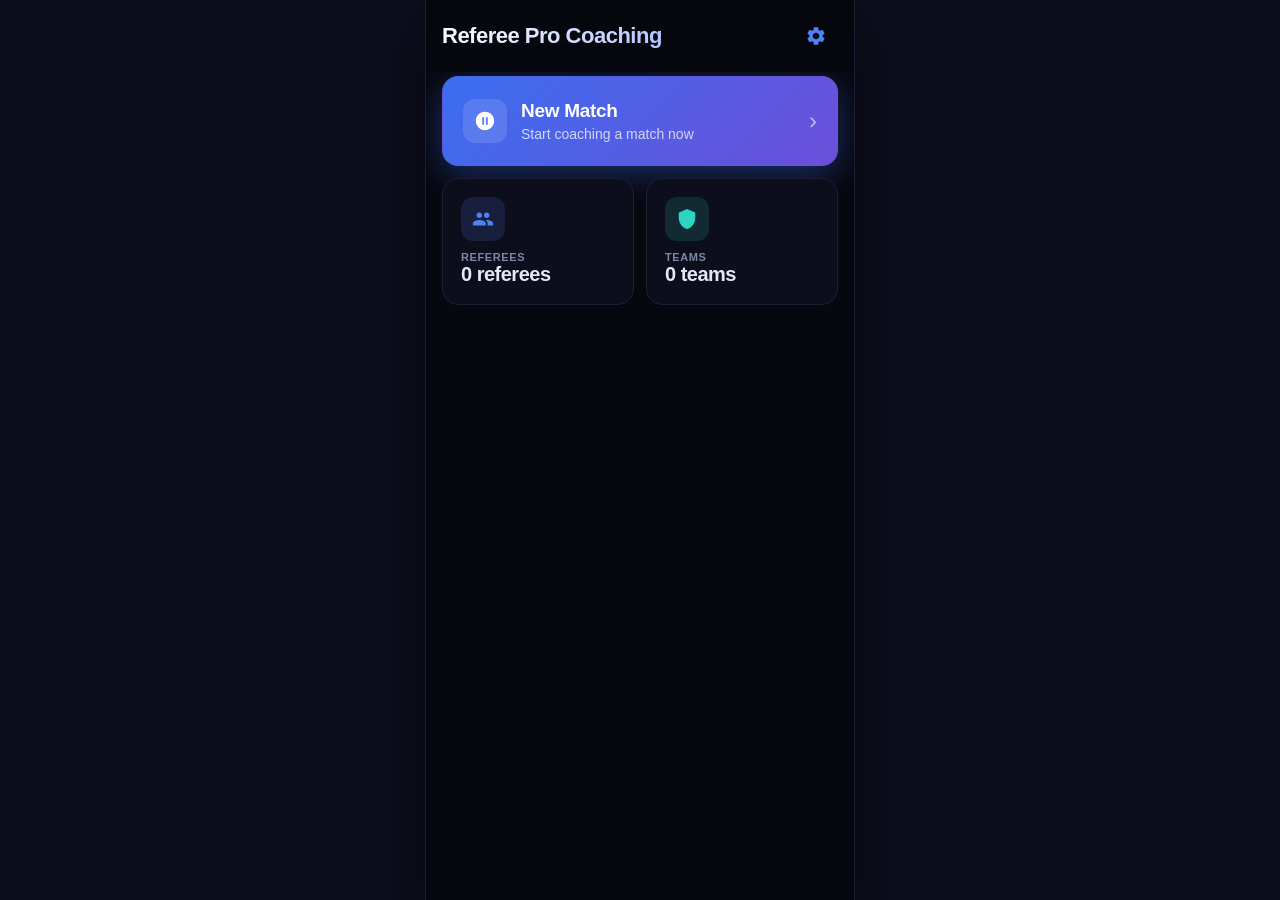
<file: index.html>
<!DOCTYPE html>
<html lang="en">
<head>
  <meta charset="UTF-8">
  <meta name="viewport" content="width=device-width, initial-scale=1.0, viewport-fit=cover">
  <meta name="apple-mobile-web-app-capable" content="yes">
  <meta name="apple-mobile-web-app-status-bar-style" content="black-translucent">
  <meta name="apple-mobile-web-app-title" content="Ref Pro Coach">
  <title>Referee Pro Coaching</title>
  <link rel="manifest" href="manifest.json">
  <link rel="apple-touch-icon" href="icons/icon-192.png">
  <link rel="stylesheet" href="styles.css">
</head>
<body>
  <!-- ═══════════════════ SPLASH SCREEN ═══════════════════ -->
  <div id="splash">
    <div class="splash-inner">
      <div class="splash-logo">
        <img src="icons/logo-splash.svg" alt="Referee Pro Coaching" style="width:200px;height:auto;display:block;">
      </div>
    </div>
  </div>

  <div id="app">

    <!-- ═══════════════════ SCREEN: HOME ═══════════════════ -->
    <div id="screen-home" class="screen active">
      <header class="topbar">
        <h1>Referee Pro Coaching</h1>
        <button class="btn-icon" onclick="App.nav('settings')" aria-label="Settings">
          <svg viewBox="0 0 24 24"><path d="M19.14 12.94c.04-.3.06-.61.06-.94 0-.32-.02-.64-.07-.94l2.03-1.58c.18-.14.23-.41.12-.61l-1.92-3.32c-.12-.22-.37-.29-.59-.22l-2.39.96c-.5-.38-1.03-.7-1.62-.94l-.36-2.54c-.04-.24-.24-.41-.48-.41h-3.84c-.24 0-.43.17-.47.41l-.36 2.54c-.59.24-1.13.57-1.62.94l-2.39-.96c-.22-.08-.47 0-.59.22L2.74 8.87c-.12.21-.08.47.12.61l2.03 1.58c-.05.3-.09.63-.09.94s.02.64.07.94l-2.03 1.58c-.18.14-.23.41-.12.61l1.92 3.32c.12.22.37.29.59.22l2.39-.96c.5.38 1.03.7 1.62.94l.36 2.54c.05.24.24.41.48.41h3.84c.24 0 .44-.17.47-.41l.36-2.54c.59-.24 1.13-.56 1.62-.94l2.39.96c.22.08.47 0 .59-.22l1.92-3.32c.12-.22.07-.47-.12-.61l-2.01-1.58zM12 15.6c-1.98 0-3.6-1.62-3.6-3.6s1.62-3.6 3.6-3.6 3.6 1.62 3.6 3.6-1.62 3.6-3.6 3.6z"/></svg>
        </button>
      </header>
      <div class="home-scroll">
        <div class="home-cards">
          <button class="home-card home-card-primary" onclick="App.nav('new-match-select')">
            <div class="home-card-icon">
              <svg viewBox="0 0 24 24" fill="white"><path d="M12 2C6.48 2 2 6.48 2 12s4.48 10 10 10 10-4.48 10-10S17.52 2 12 2zm-1 14H9V8h2v8zm4 0h-2V8h2v8z"/></svg>
            </div>
            <div class="home-card-content">
              <div class="home-card-title">New Match</div>
              <div class="home-card-sub">Start coaching a match now</div>
            </div>
            <div class="home-card-arrow">›</div>
          </button>
          <button class="home-card home-card-referees" onclick="App.nav('referees')">
            <div class="home-card-icon">
              <svg viewBox="0 0 24 24"><path d="M16 11c1.66 0 2.99-1.34 2.99-3S17.66 5 16 5c-1.66 0-3 1.34-3 3s1.34 3 3 3zm-8 0c1.66 0 2.99-1.34 2.99-3S9.66 5 8 5C6.34 5 5 6.34 5 8s1.34 3 3 3zm0 2c-2.33 0-7 1.17-7 3.5V19h14v-2.5c0-2.33-4.67-3.5-7-3.5zm8 0c-.29 0-.62.02-.97.05 1.16.84 1.97 1.97 1.97 3.45V19h6v-2.5c0-2.33-4.67-3.5-7-3.5z"/></svg>
            </div>
            <div class="home-card-content">
              <div class="home-card-title">Referees</div>
              <div class="home-card-sub" id="home-ref-count">0 referees</div>
            </div>
            <div class="home-card-arrow">›</div>
          </button>
          <button class="home-card home-card-teams" onclick="App.nav('teams')">
            <div class="home-card-icon">
              <svg viewBox="0 0 24 24"><path d="M12 1L3 5v6c0 5.55 3.84 10.74 9 12 5.16-1.26 9-6.45 9-12V5l-9-4z"/></svg>
            </div>
            <div class="home-card-content">
              <div class="home-card-title">Teams</div>
              <div class="home-card-sub" id="home-team-count">0 teams</div>
            </div>
            <div class="home-card-arrow">›</div>
          </button>
        </div>
        <div id="home-recent" class="home-recent-section hidden">
          <div class="home-section-label">Recent Matches</div>
          <div id="home-recent-list"></div>
        </div>
      </div>
    </div>

    <!-- ═══════════════════ SCREEN: REFEREES ═══════════════════ -->
    <div id="screen-referees" class="screen">
      <header class="topbar">
        <button class="btn-back" onclick="App.back()">
          <svg viewBox="0 0 24 24"><path d="M20 11H7.83l5.59-5.59L12 4l-8 8 8 8 1.41-1.41L7.83 13H20v-2z"/></svg>
        </button>
        <h1>Referees</h1>
        <button class="btn-icon" onclick="document.getElementById('import-file').click()" aria-label="Import referees">
          <svg viewBox="0 0 24 24"><path d="M19 9h-4V3H9v6H5l7 7 7-7zM5 18v2h14v-2H5z"/></svg>
        </button>
        <button class="btn-icon" onclick="App.nav('new-referee')" aria-label="Add referee">
          <svg viewBox="0 0 24 24"><path d="M19 13h-6v6h-2v-6H5v-2h6V5h2v6h6v2z"/></svg>
        </button>
      </header>
      <input type="file" id="import-file" accept=".csv,.xlsx,.xls" style="display:none" onchange="App.importReferees(this)">
      <div class="search-bar">
        <input type="search" id="referee-search" placeholder="Search referees…" oninput="App.filterReferees(this.value)">
      </div>
      <div id="referee-list" class="list-container"></div>
    </div>

    <!-- ═══════════════════ SCREEN: TEAMS ═══════════════════ -->
    <div id="screen-teams" class="screen">
      <header class="topbar">
        <button class="btn-back" onclick="App.back()">
          <svg viewBox="0 0 24 24"><path d="M20 11H7.83l5.59-5.59L12 4l-8 8 8 8 1.41-1.41L7.83 13H20v-2z"/></svg>
        </button>
        <h1>Teams</h1>
        <button class="btn-icon" onclick="document.getElementById('import-teams-file').click()" aria-label="Import teams">
          <svg viewBox="0 0 24 24"><path d="M19 9h-4V3H9v6H5l7 7 7-7zM5 18v2h14v-2H5z"/></svg>
        </button>
        <button class="btn-icon" onclick="App.nav('new-team')" aria-label="Add team">
          <svg viewBox="0 0 24 24"><path d="M19 13h-6v6h-2v-6H5v-2h6V5h2v6h6v2z"/></svg>
        </button>
      </header>
      <input type="file" id="import-teams-file" accept=".csv,.xlsx,.xls" style="display:none" onchange="App.importTeams(this)">
      <div class="search-bar">
        <input type="search" id="team-search" placeholder="Search teams…" oninput="App.filterTeams(this.value)">
      </div>
      <div id="team-list" class="list-container"></div>
    </div>

    <!-- ═══════════════════ SCREEN: NEW TEAM ═══════════════════ -->
    <div id="screen-new-team" class="screen">
      <header class="topbar">
        <button class="btn-back" onclick="App.back()">
          <svg viewBox="0 0 24 24"><path d="M20 11H7.83l5.59-5.59L12 4l-8 8 8 8 1.41-1.41L7.83 13H20v-2z"/></svg>
        </button>
        <h1>New Team</h1>
        <button class="btn-text" onclick="App.saveTeam()">Save</button>
      </header>
      <div class="form-body">
        <div class="form-group">
          <label>Team Name</label>
          <input type="text" id="team-name" placeholder="e.g. Brisbane Lions">
        </div>
        <div class="form-group">
          <label>Home Ground</label>
          <input type="text" id="team-homeground" placeholder="e.g. Ballymore Stadium">
        </div>
        <div class="form-group">
          <label>Team Colour</label>
          <div class="colour-picker-wrap">
            <input type="color" id="team-colour" value="#4a9eff" oninput="App.onColourChange(this.value)">
            <div class="colour-preview" id="colour-preview" style="background:#4a9eff"></div>
            <span id="colour-hex" style="color:var(--text2);font-size:13px;">#4a9eff</span>
          </div>
          <div class="colour-presets" id="colour-presets"></div>
        </div>
        <div style="padding: 16px 16px 0;">
          <button id="team-delete-btn" class="btn-danger-full hidden" onclick="App.confirmDeleteTeam()">Delete Team</button>
        </div>
        <div style="height:40px"></div>
      </div>
    </div>

    <!-- ═══════════════════ SCREEN: NEW REFEREE ═══════════════════ -->
    <div id="screen-new-referee" class="screen">
      <header class="topbar">
        <button class="btn-back" onclick="App.back()">
          <svg viewBox="0 0 24 24"><path d="M20 11H7.83l5.59-5.59L12 4l-8 8 8 8 1.41-1.41L7.83 13H20v-2z"/></svg>
        </button>
        <h1>New Referee</h1>
        <button class="btn-text" onclick="App.saveReferee()">Save</button>
      </header>
      <div class="form-body">
        <div class="form-group">
          <label>First Name</label>
          <input type="text" id="ref-firstname" placeholder="First name" autocomplete="given-name">
        </div>
        <div class="form-group">
          <label>Last Name</label>
          <input type="text" id="ref-lastname" placeholder="Last name" autocomplete="family-name">
        </div>
        <div class="form-group">
          <label>Grade / Level</label>
          <input type="text" id="ref-grade" placeholder="e.g. Grade 3, Level 1">
        </div>
        <div class="form-group">
          <label>Union / Club</label>
          <input type="text" id="ref-union" placeholder="e.g. Queensland Rugby">
        </div>
        <div class="form-group">
          <label>Email (for reports)</label>
          <input type="email" id="ref-email" placeholder="referee@example.com" autocomplete="email">
        </div>
      </div>
    </div>

    <!-- ═══════════════════ SCREEN: REFEREE PROFILE ═══════════════════ -->
    <div id="screen-referee" class="screen">
      <header class="topbar">
        <button class="btn-back" onclick="App.back()">
          <svg viewBox="0 0 24 24"><path d="M20 11H7.83l5.59-5.59L12 4l-8 8 8 8 1.41-1.41L7.83 13H20v-2z"/></svg>
        </button>
        <h1 id="referee-profile-name">Referee</h1>
        <button class="btn-icon" onclick="App.editReferee()" aria-label="Edit">
          <svg viewBox="0 0 24 24"><path d="M3 17.25V21h3.75L17.81 9.94l-3.75-3.75L3 17.25zM20.71 7.04a1 1 0 0 0 0-1.41l-2.34-2.34a1 1 0 0 0-1.41 0l-1.83 1.83 3.75 3.75 1.83-1.83z"/></svg>
        </button>
        <button class="btn-icon btn-icon-danger" onclick="App.confirmDeleteReferee()" aria-label="Delete referee">
          <svg viewBox="0 0 24 24"><path d="M6 19c0 1.1.9 2 2 2h8c1.1 0 2-.9 2-2V7H6v12zM19 4h-3.5l-1-1h-5l-1 1H5v2h14V4z"/></svg>
        </button>
      </header>
      <div id="referee-profile-details" class="profile-details"></div>
      <div class="section-header">Match History</div>
      <div id="referee-match-history" class="list-container"></div>
      <div class="fab-container">
        <button class="fab" onclick="App.startMatchForCurrentReferee()">
          <svg viewBox="0 0 24 24"><path d="M19 13h-6v6h-2v-6H5v-2h6V5h2v6h6v2z"/></svg>
          New Match
        </button>
      </div>
    </div>

    <!-- ═══════════════════ SCREEN: NEW MATCH — SELECT REFEREE ═══════════════════ -->
    <div id="screen-new-match-select" class="screen">
      <header class="topbar">
        <button class="btn-back" onclick="App.back()">
          <svg viewBox="0 0 24 24"><path d="M20 11H7.83l5.59-5.59L12 4l-8 8 8 8 1.41-1.41L7.83 13H20v-2z"/></svg>
        </button>
        <h1>Select Referee</h1>
      </header>
      <div class="search-bar">
        <input type="search" id="select-referee-search" placeholder="Search by name…" oninput="App.filterSelectReferee(this.value)" autocomplete="off">
      </div>
      <div id="select-referee-list" class="list-container"></div>
    </div>

    <!-- ═══════════════════ SCREEN: MATCH SETUP ═══════════════════ -->
    <div id="screen-match-setup" class="screen">
      <header class="topbar">
        <button class="btn-back" onclick="App.back()">
          <svg viewBox="0 0 24 24"><path d="M20 11H7.83l5.59-5.59L12 4l-8 8 8 8 1.41-1.41L7.83 13H20v-2z"/></svg>
        </button>
        <h1>Match Details</h1>
        <button class="btn-text" onclick="App.startLiveMatch()">Start</button>
      </header>
      <div class="form-body">
        <div class="form-group">
          <label>Date</label>
          <input type="date" id="match-date">
        </div>
        <div class="form-group">
          <label>Competition / Grade</label>
          <input type="text" id="match-competition" placeholder="e.g. Club Championship, Grade 3">
        </div>
        <div class="form-group">
          <label>Home Team</label>
          <div class="team-picker-wrap">
            <span class="team-dot" id="match-home-dot"></span>
            <select id="match-home-select" onchange="App.onTeamPickerChange('home')">
              <option value="">Select a saved team…</option>
            </select>
          </div>
          <input type="text" id="match-home" placeholder="Or type team name" autocomplete="off" style="margin-top:8px;">
        </div>
        <div class="form-group">
          <label>Away Team</label>
          <div class="team-picker-wrap">
            <span class="team-dot" id="match-away-dot"></span>
            <select id="match-away-select" onchange="App.onTeamPickerChange('away')">
              <option value="">Select a saved team…</option>
            </select>
          </div>
          <input type="text" id="match-away" placeholder="Or type team name" autocomplete="off" style="margin-top:8px;">
        </div>
        <div class="form-group">
          <label>Venue</label>
          <input type="text" id="match-venue" placeholder="Ground / venue name">
          <div id="venue-suggestion" class="venue-suggestion hidden"></div>
        </div>
        <div class="form-group">
          <label>Match Duration</label>
          <select id="match-duration">
            <option value="40">40 min halves (80 min)</option>
            <option value="35">35 min halves (70 min)</option>
            <option value="30">30 min halves (60 min)</option>
            <option value="25">25 min halves (50 min)</option>
            <option value="20">20 min halves (40 min)</option>
          </select>
        </div>
        <div class="form-group">
          <label>AR1 Name</label>
          <input type="text" id="match-ar1" placeholder="Assistant Referee 1">
        </div>
        <div class="form-group">
          <label>AR2 Name</label>
          <input type="text" id="match-ar2" placeholder="Assistant Referee 2">
        </div>
        <div class="form-group">
          <label>TMO</label>
          <input type="text" id="match-tmo" placeholder="TMO name (if applicable)">
        </div>
      </div>
    </div>

    <!-- ═══════════════════ SCREEN: LIVE MATCH ═══════════════════ -->
    <div id="screen-live-match" class="screen">
      <header class="topbar topbar-dark">
        <button class="btn-back" onclick="App.confirmExitLive()">
          <svg viewBox="0 0 24 24"><path d="M20 11H7.83l5.59-5.59L12 4l-8 8 8 8 1.41-1.41L7.83 13H20v-2z"/></svg>
        </button>
        <div class="match-header-info">
          <div id="live-teams" class="live-teams">Home vs Away</div>
          <div class="live-timer-row">
            <div id="live-timer" class="live-timer">00:00</div>
            <div id="live-phase-badge" class="live-phase-badge"></div>
          </div>
        </div>
        <button class="btn-assess" onclick="App.goToAssessment()">Assess</button>
      </header>

      <!-- Timer controls -->
      <div class="timer-controls">
        <button class="btn-timer" id="btn-timer-toggle" onclick="App.toggleTimer()">Start</button>
        <button class="btn-timer btn-timer-halftime" id="btn-halftime" onclick="App.pressHalfTime()">Half Time</button>
        <button class="btn-timer btn-timer-secondary" onclick="App.resetTimer()">Reset</button>
      </div>

      <!-- Score tracker -->
      <div class="score-tracker">
        <div class="score-team">
          <div id="live-home-name" class="team-name">Home</div>
          <div class="score-controls">
            <button class="btn-score-minus" onclick="App.adjustScore('home',-1)">−</button>
            <div id="live-home-score" class="score-value">0</div>
            <button class="btn-score-plus" onclick="App.openScorePicker('home')">+</button>
          </div>
        </div>
        <div class="score-divider">
          <span class="score-dash">–</span>
          <button class="btn-swap-sides" onclick="App.swapTeamSides()" aria-label="Swap team sides">
            <svg viewBox="0 0 24 24"><path d="M6.99 11L3 15l3.99 4v-3H14v-2H6.99v-3zM21 9l-3.99-4v3H10v2h7.01v3L21 9z"/></svg>
          </button>
        </div>
        <div class="score-team">
          <div id="live-away-name" class="team-name">Away</div>
          <div class="score-controls">
            <button class="btn-score-minus" onclick="App.adjustScore('away',-1)">−</button>
            <div id="live-away-score" class="score-value">0</div>
            <button class="btn-score-plus" onclick="App.openScorePicker('away')">+</button>
          </div>
        </div>
      </div>

      <!-- Swap indicator -->
      <div id="swap-indicator" class="swap-indicator hidden"></div>

      <!-- Phase buttons grouped by category -->
      <div class="phase-groups">
        <div class="phase-group">
          <div class="phase-group-label">Set Piece</div>
          <div class="phase-group-buttons">
            <button class="btn-phase" onclick="App.openPhase('Scrum')">Scrum</button>
            <button class="btn-phase" onclick="App.openPhase('Lineout')">Lineout</button>
          </div>
        </div>
        <div class="phase-group">
          <div class="phase-group-label">Breakdown</div>
          <div class="phase-group-buttons">
            <button class="btn-phase" onclick="App.openPhase('Tackle')">Tackle</button>
            <button class="btn-phase" onclick="App.openPhase('Ruck')">Ruck</button>
            <button class="btn-phase" onclick="App.openPhase('Maul')">Maul</button>
          </div>
        </div>
        <div class="phase-group">
          <div class="phase-group-label">General Play</div>
          <div class="phase-group-buttons">
            <button class="btn-phase" onclick="App.openPhase('Advantage')">Advantage</button>
            <button class="btn-phase" onclick="App.openPhase('Pen Gen Play')">Pen Gen Play</button>
            <button class="btn-phase" onclick="App.openPhase('Free Kick')">Free Kick</button>
          </div>
        </div>
        <button class="btn-phase btn-phase-comment btn-phase-full" onclick="App.openPhase('Comment')">💬 Add Comment</button>
        <button class="btn-phase btn-phase-critical btn-phase-full" onclick="App.openPhase('Critical')">⚠ Critical Incident</button>
      </div>

      <!-- Event log — tap an entry to select it, then tap × to delete -->
      <div class="event-log-header">
        <span id="event-log-title">Events (0)</span>
      </div>
      <div id="event-log-list" class="event-log"></div>

      <!-- Quick notes -->
      <div class="section-header">Match Notes</div>
      <div class="quick-notes-area">
        <textarea id="live-notes" placeholder="Other comments and observations…" rows="3"></textarea>
      </div>
      <div style="height: 80px;"></div>
    </div>

    <!-- ═══════════════════ PHASE MODAL ═══════════════════ -->
    <div id="phase-modal-overlay" class="phase-modal-overlay hidden">
      <div class="phase-modal" id="phase-modal">
        <div class="pm-title" id="pm-title">Ruck</div>

        <!-- Game clock — visible while this modal covers the live-match screen,
             so the referee can see time and pause it without closing out first -->
        <div class="pm-clock-bar">
          <span id="pm-clock-time" class="pm-clock-time">00:00</span>
          <span id="pm-clock-phase-badge" class="live-phase-badge"></span>
          <button id="pm-clock-btn" class="pm-clock-btn" onclick="Timer.toggle()">Pause</button>
        </div>

        <!-- Team selector + position on field — hidden for free-text phases (Critical, Comment) -->
        <div id="pm-team-position-section">
          <div class="pm-section-label">Possession / Attacking Team</div>
          <div class="pm-team-row">
            <button class="pm-team-btn active" id="pm-team-home" onclick="PhaseModal.setTeam('home')">Home</button>
            <button class="pm-team-btn" id="pm-team-away" onclick="PhaseModal.setTeam('away')">Away</button>
          </div>

          <div class="pm-section-label">Position on Field</div>
          <div class="pm-position-box">
            <div class="pm-position-label">Position on Field</div>
            <div class="pm-position-row">
              <button class="pm-pos-btn" data-pos="22-home" onclick="PhaseModal.setPos(this)">22</button>
              <button class="pm-pos-btn" data-pos="half-home" onclick="PhaseModal.setPos(this)">Half</button>
              <button class="pm-pos-btn" data-pos="half-away" onclick="PhaseModal.setPos(this)">Half</button>
              <button class="pm-pos-btn" data-pos="22-away" onclick="PhaseModal.setPos(this)">22</button>
            </div>
            <div class="pm-position-sublabels">
              <span>Home 22</span><span>Home Half</span><span>Away Half</span><span>Away 22</span>
            </div>
          </div>
        </div>

        <!-- Free text — shown for Critical and Comment phases -->
        <div id="pm-critical-section" class="hidden">
          <div class="pm-section-label" id="pm-critical-label">Comment / Observation</div>
          <div style="padding: 0 16px;">
            <textarea id="pm-critical-text" class="pm-critical-textarea" rows="5" placeholder="Note a critical incident, key decision, or important observation…"></textarea>
          </div>
        </div>

        <!-- Outcomes (hidden for Critical) -->
        <div id="pm-structured-section">
          <div class="pm-section-label" id="pm-outcome-label">Outcome</div>
          <div class="pm-button-grid" id="pm-outcomes"></div>

          <!-- Infringements -->
          <div class="pm-section-label" id="pm-infringement-label">Infringement</div>
          <div class="pm-button-grid" id="pm-infringements"></div>
        </div>

        <!-- Card issued (hidden for Critical) -->
        <div id="pm-card-section">
          <div class="pm-section-label">Card Issued (optional)</div>
          <div class="pm-card-row">
            <button class="pm-card-btn pm-card-blue"   id="pm-card-blue"   onclick="PhaseModal.setCard('blue')">🟦 Blue Card</button>
            <button class="pm-card-btn pm-card-yellow" id="pm-card-yellow" onclick="PhaseModal.setCard('yellow')">🟡 Yellow Card</button>
            <button class="pm-card-btn pm-card-red"    id="pm-card-red"    onclick="PhaseModal.setCard('red')">🔴 Red Card</button>
          </div>

          <!-- Against -->
          <div class="pm-against-row">
            <button class="pm-against-btn" id="pm-against-home" onclick="PhaseModal.setAgainst('home')">Against Home</button>
            <button class="pm-against-btn" id="pm-against-away" onclick="PhaseModal.setAgainst('away')">Against Away</button>
          </div>
        </div>

        <!-- Footer -->
        <div class="pm-footer">
          <button class="pm-btn-flag" id="pm-flag-btn" onclick="PhaseModal.toggleFlag()">🚩 Flag for Review</button>
        </div>
        <div id="pm-flag-note-wrap" class="pm-flag-note-wrap hidden">
          <textarea id="pm-flag-note" class="pm-flag-note-textarea" rows="2" placeholder="What should the referee review? (optional)"></textarea>
        </div>
        <div class="pm-footer">
          <button class="pm-btn-reset" onclick="PhaseModal.reset()">Reset</button>
          <button class="pm-btn-cancel" onclick="PhaseModal.cancel()">Cancel</button>
          <button class="pm-btn-done" id="pm-done" onclick="PhaseModal.done()">Done</button>
        </div>
      </div>
    </div>

    <!-- ═══════════════════ SCREEN: ASSESSMENT ═══════════════════ -->
    <div id="screen-assessment" class="screen">
      <header class="topbar">
        <button class="btn-back" onclick="App.back()">
          <svg viewBox="0 0 24 24"><path d="M20 11H7.83l5.59-5.59L12 4l-8 8 8 8 1.41-1.41L7.83 13H20v-2z"/></svg>
        </button>
        <h1>Assessment</h1>
        <button class="btn-text" onclick="App.exitAssessment()">Exit</button>
        <button class="btn-text" onclick="App.saveAssessment()">Save</button>
      </header>

      <div class="form-body">
        <div class="assessment-match-summary" id="assessment-match-summary"></div>

        <!-- Final score -->
        <div class="section-header">Final Score</div>
        <div class="final-score-row">
          <div class="form-group flex-1">
            <label id="final-home-label">Home</label>
            <input type="number" id="final-home-score" min="0" value="0">
          </div>
          <div class="score-sep">–</div>
          <div class="form-group flex-1">
            <label id="final-away-label">Away</label>
            <input type="number" id="final-away-score" min="0" value="0">
          </div>
        </div>

        <!-- Overall Rating -->
        <div class="section-header">Overall Performance</div>
        <div class="rating-group" id="rating-overall">
          <div class="rating-label">Overall Rating</div>
          <div class="rating-buttons">
            <button class="btn-rating" data-area="overall" data-val="Excellent" onclick="App.setRating(this)">Excellent</button>
            <button class="btn-rating" data-area="overall" data-val="Good" onclick="App.setRating(this)">Good</button>
            <button class="btn-rating" data-area="overall" data-val="OK" onclick="App.setRating(this)">OK</button>
            <button class="btn-rating" data-area="overall" data-val="Poor" onclick="App.setRating(this)">Poor</button>
          </div>
        </div>

        <!-- Assessment areas -->
        <div class="section-header-row">
          <span class="section-header" style="padding:16px 0 8px;">Performance Areas</span>
          <span id="assessment-progress" class="assessment-progress">0 of 8 rated</span>
        </div>

        <div id="assessment-areas">
          <!-- Rendered by JS -->
        </div>

        <!-- Cards & Discipline -->
        <div class="section-header">Cards & Discipline</div>
        <div class="cards-row">
          <div class="card-counter">
            <label>Yellow Cards</label>
            <div class="counter-controls">
              <button onclick="App.adjCard('yellow',-1)">−</button>
              <span id="count-yellow">0</span>
              <button onclick="App.adjCard('yellow',1)">+</button>
            </div>
          </div>
          <div class="card-counter">
            <label>Blue Cards</label>
            <div class="counter-controls">
              <button onclick="App.adjCard('blue',-1)">−</button>
              <span id="count-blue">0</span>
              <button onclick="App.adjCard('blue',1)">+</button>
            </div>
          </div>
          <div class="card-counter">
            <label>Red Cards</label>
            <div class="counter-controls">
              <button onclick="App.adjCard('red',-1)">−</button>
              <span id="count-red">0</span>
              <button onclick="App.adjCard('red',1)">+</button>
            </div>
          </div>
        </div>

        <!-- Summary notes -->
        <div class="section-header">Match Notes</div>
        <div class="form-group">
          <label>Key Observations</label>
          <textarea id="assess-observations" placeholder="What stood out during this match?" rows="4"></textarea>
        </div>
        <div class="form-group">
          <label>Strengths</label>
          <textarea id="assess-strengths" placeholder="What did the referee do well?" rows="3"></textarea>
        </div>
        <div class="form-group">
          <label>Areas for Development</label>
          <textarea id="assess-development" placeholder="What should the referee focus on improving?" rows="3"></textarea>
        </div>
        <div class="form-group">
          <label>Action Points for Next Match</label>
          <textarea id="assess-actions" placeholder="Specific things to work on…" rows="3"></textarea>
        </div>
        <div class="form-group">
          <label>Referee's Self-Assessment Notes</label>
          <textarea id="assess-self" placeholder="Referee's own comments (fill in after debrief)…" rows="3"></textarea>
        </div>

        <div style="height: 40px;"></div>
      </div>
    </div>

    <!-- ═══════════════════ SCREEN: MATCH REPORT ═══════════════════ -->
    <div id="screen-report" class="screen">
      <header class="topbar">
        <button class="btn-back" onclick="App.back()">
          <svg viewBox="0 0 24 24"><path d="M20 11H7.83l5.59-5.59L12 4l-8 8 8 8 1.41-1.41L7.83 13H20v-2z"/></svg>
        </button>
        <h1>Match Report</h1>
        <button class="btn-icon" onclick="App.shareReport()" aria-label="Share">
          <svg viewBox="0 0 24 24"><path d="M18 16.08c-.76 0-1.44.3-1.96.77L8.91 12.7c.05-.23.09-.46.09-.7s-.04-.47-.09-.7l7.05-4.11c.54.5 1.25.81 2.04.81 1.66 0 3-1.34 3-3s-1.34-3-3-3-3 1.34-3 3c0 .24.04.47.09.7L8.04 9.81C7.5 9.31 6.79 9 6 9c-1.66 0-3 1.34-3 3s1.34 3 3 3c.79 0 1.5-.31 2.04-.81l7.12 4.16c-.05.21-.08.43-.08.65 0 1.61 1.31 2.92 2.92 2.92s2.92-1.31 2.92-2.92-1.31-2.92-2.92-2.92z"/></svg>
        </button>
        <button class="btn-text" onclick="App.exitReport()">Exit</button>
      </header>
      <div class="report-actions">
        <button class="btn-action" onclick="App.printReport()">
          <svg viewBox="0 0 24 24"><path d="M19 8H5c-1.66 0-3 1.34-3 3v6h4v4h12v-4h4v-6c0-1.66-1.34-3-3-3zm-3 11H8v-5h8v5zm3-7c-.55 0-1-.45-1-1s.45-1 1-1 1 .45 1 1-.45 1-1 1zm-1-9H6v4h12V3z"/></svg>
          Print / PDF
        </button>
        <button class="btn-action" onclick="App.emailReport()">
          <svg viewBox="0 0 24 24"><path d="M20 4H4c-1.1 0-2 .9-2 2v12c0 1.1.9 2 2 2h16c1.1 0 2-.9 2-2V6c0-1.1-.9-2-2-2zm0 4l-8 5-8-5V6l8 5 8-5v2z"/></svg>
          Email Referee
        </button>
        <button class="btn-action btn-danger" onclick="App.confirmDeleteMatch()">
          <svg viewBox="0 0 24 24"><path d="M6 19c0 1.1.9 2 2 2h8c1.1 0 2-.9 2-2V7H6v12zM19 4h-3.5l-1-1h-5l-1 1H5v2h14V4z"/></svg>
          Delete Match
        </button>
      </div>
      <div id="report-score-banner" class="report-score-banner"></div>
      <div id="report-content" class="report-body"></div>
      <div style="height: 40px;"></div>
    </div>

    <!-- ═══════════════════ MODAL: SCORE PICKER ═══════════════════ -->
    <div id="score-picker-overlay" class="score-picker-overlay hidden">
      <div class="score-picker">
        <div class="score-picker-title" id="score-picker-title">Home Scored</div>
        <div class="score-picker-sub">Choose the points.</div>
        <button class="score-picker-cancel" onclick="App.closeScorePicker()">Cancel</button>
        <button class="score-picker-opt" onclick="App.applyScore(5, 'Try')">Try <span>5 pts</span></button>
        <button class="score-picker-opt" onclick="App.applyScore(2, 'Conversion')">Conversion <span>2 pts</span></button>
        <button class="score-picker-opt" onclick="App.applyScore(7, 'Try & Conversion')">Try &amp; Conversion <span>7 pts</span></button>
        <button class="score-picker-opt" onclick="App.applyScore(3, 'Penalty Goal')">Penalty <span>3 pts</span></button>
        <button class="score-picker-opt" onclick="App.applyScore(3, 'Drop Goal')">Drop Goal <span>3 pts</span></button>
      </div>
    </div>

    <!-- ═══════════════════ MODAL: PK FOLLOW-UP ═══════════════════ -->
    <div id="pk-followup-overlay" class="score-picker-overlay hidden">
      <div class="score-picker">
        <div class="score-picker-title">Penalty Kick Awarded</div>
        <div class="score-picker-sub" id="pk-followup-sub">How was the penalty taken?</div>
        <button class="score-picker-cancel" onclick="App.closePKFollowup()">Dismiss</button>
        <button class="score-picker-opt pk-followup-opt" onclick="App.takePKAs('Lineout')">
          Kick to Touch — Lineout <span>Log the lineout</span>
        </button>
        <button class="score-picker-opt pk-followup-opt" onclick="App.takePKAs('Scrum')">
          Take a Scrum <span>Log the scrum</span>
        </button>
        <button class="score-picker-opt pk-followup-opt" onclick="App.takePKAs('QuickTap')">
          Quick Tap <span>Play on</span>
        </button>
        <button class="score-picker-opt pk-followup-opt" onclick="App.takePKAs('PenaltyGoal')">
          Penalty Goal <span>Kick at the posts</span>
        </button>
      </div>
    </div>

    <!-- ═══════════════════ MODAL: PENALTY GOAL FOLLOW-UP ═══════════════════ -->
    <div id="penalty-goal-followup-overlay" class="score-picker-overlay hidden">
      <div class="score-picker">
        <div class="score-picker-title">Penalty Goal</div>
        <div class="score-picker-sub">Did it go over?</div>
        <button class="score-picker-cancel" onclick="App.closePenaltyGoalFollowup()">Dismiss</button>
        <button class="score-picker-opt" onclick="App.confirmPenaltyGoal(true)">
          Scored <span>+3 points</span>
        </button>
        <button class="score-picker-opt" onclick="App.confirmPenaltyGoal(false)">
          Missed <span>No points</span>
        </button>
      </div>
    </div>

    <!-- ═══════════════════ MODAL: ADVANTAGE FOLLOW-UP ═══════════════════ -->
    <div id="advantage-followup-overlay" class="score-picker-overlay hidden">
      <div class="score-picker">
        <div class="score-picker-title">Advantage Over</div>
        <div class="score-picker-sub" id="advantage-followup-sub">Award the original infringement.</div>
        <button class="score-picker-cancel" onclick="App.closeAdvantageFollowup()">Dismiss</button>
        <button class="score-picker-opt" onclick="App.logAdvantageRestart('PK')">
          Penalty Kick <span>Award and log the restart</span>
        </button>
        <button class="score-picker-opt" onclick="App.logAdvantageRestart('FK')">
          Free Kick <span>Award and log the restart</span>
        </button>
        <button class="score-picker-opt" onclick="App.logAdvantageRestart('none')">
          Skip <span>Don't log a restart</span>
        </button>
      </div>
    </div>

    <!-- ═══════════════════ MODAL: KICK TO TOUCH FOLLOW-UP ═══════════════════ -->
    <div id="touch-followup-overlay" class="score-picker-overlay hidden">
      <div class="score-picker">
        <div class="score-picker-title">Kick to Touch</div>
        <div class="score-picker-sub">Did it find touch?</div>
        <button class="score-picker-cancel" onclick="App.closeTouchFollowup()">Dismiss</button>
        <button class="score-picker-opt" onclick="App.confirmTouch(true)">
          Found Touch <span>Log the lineout</span>
        </button>
        <button class="score-picker-opt" onclick="App.confirmTouch(false)">
          Stayed in Play <span>Missed touch — play continues</span>
        </button>
      </div>
    </div>

    <!-- ═══════════════════ MODAL: CONFIRM ═══════════════════ -->
    <div id="modal-overlay" class="modal-overlay hidden" onclick="App.closeModal()">
      <div class="modal" onclick="event.stopPropagation()">
        <div id="modal-title" class="modal-title"></div>
        <div id="modal-message" class="modal-message"></div>
        <button id="modal-secondary" class="btn-modal btn-modal-secondary hidden"></button>
        <div class="modal-actions">
          <button id="modal-cancel" class="btn-modal btn-modal-cancel" onclick="App.closeModal()">Cancel</button>
          <button id="modal-confirm" class="btn-modal btn-modal-confirm">Confirm</button>
        </div>
      </div>
    </div>

    <!-- ═══════════════════ SCREEN: SETTINGS ═══════════════════ -->
    <div id="screen-settings" class="screen">
      <header class="topbar">
        <button class="btn-back" onclick="App.back()">
          <svg viewBox="0 0 24 24"><path d="M20 11H7.83l5.59-5.59L12 4l-8 8 8 8 1.41-1.41L7.83 13H20v-2z"/></svg>
        </button>
        <h1>Settings</h1>
      </header>
      <div class="settings-body">

        <div class="section-header">Your Data</div>
        <p class="settings-note">All referees, teams and match history are stored on this device. Export a backup before switching devices or if you need to reinstall the app.</p>

        <div class="settings-actions">
          <button class="settings-btn" onclick="App.exportData()">
            <div class="settings-btn-icon">
              <svg viewBox="0 0 24 24"><path d="M19 9h-4V3H9v6H5l7 7 7-7zM5 18v2h14v-2H5z"/></svg>
            </div>
            <div class="settings-btn-body">
              <div class="settings-btn-title">Export Backup</div>
              <div class="settings-btn-sub">Download all data as a .json file</div>
            </div>
          </button>
          <button class="settings-btn" onclick="document.getElementById('import-data-file').click()">
            <div class="settings-btn-icon">
              <svg viewBox="0 0 24 24"><path d="M9 16h6v-6h4l-7-7-7 7h4zm-4 2h14v2H5z"/></svg>
            </div>
            <div class="settings-btn-body">
              <div class="settings-btn-title">Import Backup</div>
              <div class="settings-btn-sub">Restore from a previously exported file</div>
            </div>
          </button>
          <input type="file" id="import-data-file" accept=".json" style="display:none" onchange="App.importData(this)">
        </div>

        <div class="section-header">Summary</div>
        <div class="settings-summary" id="settings-summary"></div>

        <div class="section-header">About</div>
        <div class="settings-about">
          <div class="settings-about-row">
            <span>App Version</span>
            <span id="settings-version"></span>
          </div>
          <div class="settings-about-row">
            <span>Data stored on</span>
            <span>This device only</span>
          </div>
          <div class="settings-about-row">
            <span>Updates</span>
            <button class="btn-check-updates" onclick="App.checkForUpdates()">Check now</button>
          </div>
        </div>

      </div>
    </div>

    <!-- ═══════════════════ TOAST ═══════════════════ -->
    <div id="toast" class="toast hidden"></div>

    <!-- ═══════════════════ UPDATE BANNER ═══════════════════ -->
    <div id="update-banner" class="update-banner hidden">
      <span>&#x1F504; Update available</span>
      <button onclick="App.applyUpdate()">Tap to update</button>
    </div>

  </div>

  <script src="app.js"></script>
</body>
</html>
</file>
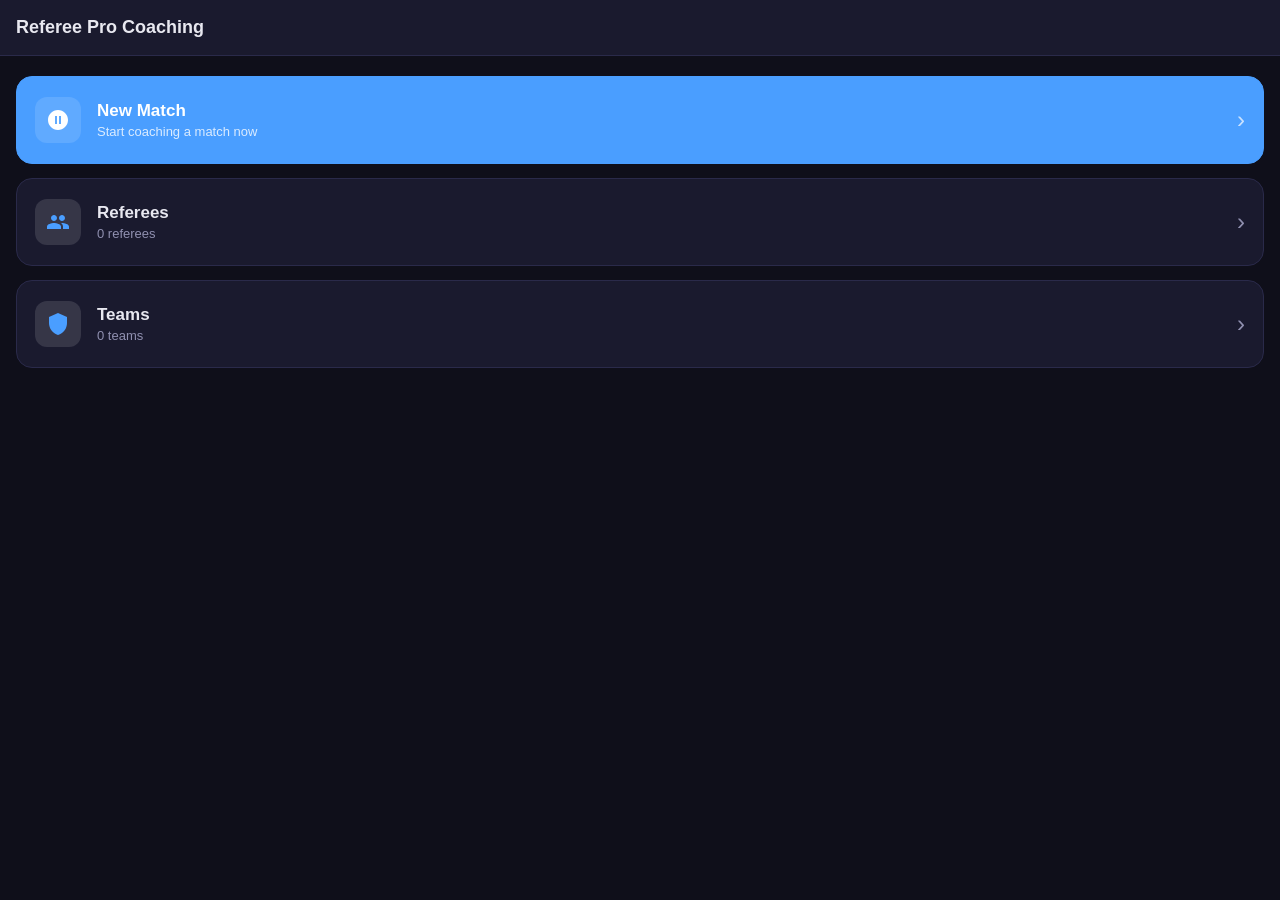
<file: BACKUP/index.html>
<!DOCTYPE html>
<html lang="en">
<head>
  <meta charset="UTF-8">
  <meta name="viewport" content="width=device-width, initial-scale=1.0, viewport-fit=cover">
  <meta name="apple-mobile-web-app-capable" content="yes">
  <meta name="apple-mobile-web-app-status-bar-style" content="black-translucent">
  <meta name="apple-mobile-web-app-title" content="Ref Pro Coach">
  <title>Referee Pro Coaching</title>
  <link rel="manifest" href="manifest.json">
  <link rel="apple-touch-icon" href="icons/icon-192.png">
  <link rel="stylesheet" href="styles.css">
  <script src="https://cdn.sheetjs.com/xlsx-0.20.3/package/dist/xlsx.full.min.js"></script>
</head>
<body>
  <!-- ═══════════════════ SPLASH SCREEN ═══════════════════ -->
  <div id="splash">
    <div class="splash-inner">
      <div class="splash-logo">
        <img src="icons/logo-splash.png" alt="Referee Pro Coaching" style="width:200px;height:auto;display:block;">
      </div>
    </div>
  </div>

  <div id="app">

    <!-- ═══════════════════ SCREEN: HOME ═══════════════════ -->
    <div id="screen-home" class="screen active">
      <header class="topbar">
        <h1>Referee Pro Coaching</h1>
      </header>
      <div class="home-scroll">
        <div class="home-cards">
          <button class="home-card home-card-primary" onclick="App.nav('new-match-select')">
            <div class="home-card-icon">
              <svg viewBox="0 0 24 24" fill="white"><path d="M12 2C6.48 2 2 6.48 2 12s4.48 10 10 10 10-4.48 10-10S17.52 2 12 2zm-1 14H9V8h2v8zm4 0h-2V8h2v8z"/></svg>
            </div>
            <div class="home-card-content">
              <div class="home-card-title">New Match</div>
              <div class="home-card-sub">Start coaching a match now</div>
            </div>
            <div class="home-card-arrow">›</div>
          </button>
          <button class="home-card" onclick="App.nav('referees')">
            <div class="home-card-icon">
              <svg viewBox="0 0 24 24"><path d="M16 11c1.66 0 2.99-1.34 2.99-3S17.66 5 16 5c-1.66 0-3 1.34-3 3s1.34 3 3 3zm-8 0c1.66 0 2.99-1.34 2.99-3S9.66 5 8 5C6.34 5 5 6.34 5 8s1.34 3 3 3zm0 2c-2.33 0-7 1.17-7 3.5V19h14v-2.5c0-2.33-4.67-3.5-7-3.5zm8 0c-.29 0-.62.02-.97.05 1.16.84 1.97 1.97 1.97 3.45V19h6v-2.5c0-2.33-4.67-3.5-7-3.5z"/></svg>
            </div>
            <div class="home-card-content">
              <div class="home-card-title">Referees</div>
              <div class="home-card-sub" id="home-ref-count">0 referees</div>
            </div>
            <div class="home-card-arrow">›</div>
          </button>
          <button class="home-card" onclick="App.nav('teams')">
            <div class="home-card-icon">
              <svg viewBox="0 0 24 24"><path d="M12 1L3 5v6c0 5.55 3.84 10.74 9 12 5.16-1.26 9-6.45 9-12V5l-9-4z"/></svg>
            </div>
            <div class="home-card-content">
              <div class="home-card-title">Teams</div>
              <div class="home-card-sub" id="home-team-count">0 teams</div>
            </div>
            <div class="home-card-arrow">›</div>
          </button>
        </div>
      </div>
    </div>

    <!-- ═══════════════════ SCREEN: REFEREES ═══════════════════ -->
    <div id="screen-referees" class="screen">
      <header class="topbar">
        <button class="btn-back" onclick="App.back()">
          <svg viewBox="0 0 24 24"><path d="M20 11H7.83l5.59-5.59L12 4l-8 8 8 8 1.41-1.41L7.83 13H20v-2z"/></svg>
        </button>
        <h1>Referees</h1>
        <button class="btn-icon" onclick="document.getElementById('import-file').click()" aria-label="Import referees">
          <svg viewBox="0 0 24 24"><path d="M19 9h-4V3H9v6H5l7 7 7-7zM5 18v2h14v-2H5z"/></svg>
        </button>
        <button class="btn-icon" onclick="App.nav('new-referee')" aria-label="Add referee">
          <svg viewBox="0 0 24 24"><path d="M19 13h-6v6h-2v-6H5v-2h6V5h2v6h6v2z"/></svg>
        </button>
      </header>
      <input type="file" id="import-file" accept=".csv,.xlsx,.xls" style="display:none" onchange="App.importReferees(this)">
      <div class="search-bar">
        <input type="search" id="referee-search" placeholder="Search referees…" oninput="App.filterReferees(this.value)">
      </div>
      <div id="referee-list" class="list-container"></div>
    </div>

    <!-- ═══════════════════ SCREEN: TEAMS ═══════════════════ -->
    <div id="screen-teams" class="screen">
      <header class="topbar">
        <button class="btn-back" onclick="App.back()">
          <svg viewBox="0 0 24 24"><path d="M20 11H7.83l5.59-5.59L12 4l-8 8 8 8 1.41-1.41L7.83 13H20v-2z"/></svg>
        </button>
        <h1>Teams</h1>
        <button class="btn-icon" onclick="document.getElementById('import-teams-file').click()" aria-label="Import teams">
          <svg viewBox="0 0 24 24"><path d="M19 9h-4V3H9v6H5l7 7 7-7zM5 18v2h14v-2H5z"/></svg>
        </button>
        <button class="btn-icon" onclick="App.nav('new-team')" aria-label="Add team">
          <svg viewBox="0 0 24 24"><path d="M19 13h-6v6h-2v-6H5v-2h6V5h2v6h6v2z"/></svg>
        </button>
      </header>
      <input type="file" id="import-teams-file" accept=".csv,.xlsx,.xls" style="display:none" onchange="App.importTeams(this)">
      <div id="team-list" class="list-container"></div>
    </div>

    <!-- ═══════════════════ SCREEN: NEW TEAM ═══════════════════ -->
    <div id="screen-new-team" class="screen">
      <header class="topbar">
        <button class="btn-back" onclick="App.back()">
          <svg viewBox="0 0 24 24"><path d="M20 11H7.83l5.59-5.59L12 4l-8 8 8 8 1.41-1.41L7.83 13H20v-2z"/></svg>
        </button>
        <h1>New Team</h1>
        <button class="btn-text" onclick="App.saveTeam()">Save</button>
      </header>
      <div class="form-body">
        <div class="form-group">
          <label>Team Name</label>
          <input type="text" id="team-name" placeholder="e.g. Brisbane Lions">
        </div>
        <div class="form-group">
          <label>Home Ground</label>
          <input type="text" id="team-homeground" placeholder="e.g. Ballymore Stadium">
        </div>
        <div class="form-group">
          <label>Team Colour</label>
          <div class="colour-picker-wrap">
            <input type="color" id="team-colour" value="#4a9eff" oninput="App.onColourChange(this.value)">
            <div class="colour-preview" id="colour-preview" style="background:#4a9eff"></div>
            <span id="colour-hex" style="color:var(--text2);font-size:13px;">#4a9eff</span>
          </div>
          <div class="colour-presets" id="colour-presets"></div>
        </div>
        <div style="padding: 16px 16px 0;">
          <button id="team-delete-btn" class="btn-danger-full hidden" onclick="App.confirmDeleteTeam()">Delete Team</button>
        </div>
        <div style="height:40px"></div>
      </div>
    </div>

    <!-- ═══════════════════ SCREEN: NEW REFEREE ═══════════════════ -->
    <div id="screen-new-referee" class="screen">
      <header class="topbar">
        <button class="btn-back" onclick="App.back()">
          <svg viewBox="0 0 24 24"><path d="M20 11H7.83l5.59-5.59L12 4l-8 8 8 8 1.41-1.41L7.83 13H20v-2z"/></svg>
        </button>
        <h1>New Referee</h1>
        <button class="btn-text" onclick="App.saveReferee()">Save</button>
      </header>
      <div class="form-body">
        <div class="form-group">
          <label>First Name</label>
          <input type="text" id="ref-firstname" placeholder="First name" autocomplete="given-name">
        </div>
        <div class="form-group">
          <label>Last Name</label>
          <input type="text" id="ref-lastname" placeholder="Last name" autocomplete="family-name">
        </div>
        <div class="form-group">
          <label>Union / Club</label>
          <input type="text" id="ref-union" placeholder="e.g. Queensland Rugby">
        </div>
        <div class="form-group">
          <label>Email (for reports)</label>
          <input type="email" id="ref-email" placeholder="referee@example.com" autocomplete="email">
        </div>
      </div>
    </div>

    <!-- ═══════════════════ SCREEN: REFEREE PROFILE ═══════════════════ -->
    <div id="screen-referee" class="screen">
      <header class="topbar">
        <button class="btn-back" onclick="App.back()">
          <svg viewBox="0 0 24 24"><path d="M20 11H7.83l5.59-5.59L12 4l-8 8 8 8 1.41-1.41L7.83 13H20v-2z"/></svg>
        </button>
        <h1 id="referee-profile-name">Referee</h1>
        <button class="btn-icon" onclick="App.editReferee()" aria-label="Edit">
          <svg viewBox="0 0 24 24"><path d="M3 17.25V21h3.75L17.81 9.94l-3.75-3.75L3 17.25zM20.71 7.04a1 1 0 0 0 0-1.41l-2.34-2.34a1 1 0 0 0-1.41 0l-1.83 1.83 3.75 3.75 1.83-1.83z"/></svg>
        </button>
        <button class="btn-icon btn-icon-danger" onclick="App.confirmDeleteReferee()" aria-label="Delete referee">
          <svg viewBox="0 0 24 24"><path d="M6 19c0 1.1.9 2 2 2h8c1.1 0 2-.9 2-2V7H6v12zM19 4h-3.5l-1-1h-5l-1 1H5v2h14V4z"/></svg>
        </button>
      </header>
      <div id="referee-profile-details" class="profile-details"></div>
      <div class="section-header">Match History</div>
      <div id="referee-match-history" class="list-container"></div>
      <div class="fab-container">
        <button class="fab" onclick="App.startMatchForCurrentReferee()">
          <svg viewBox="0 0 24 24"><path d="M19 13h-6v6h-2v-6H5v-2h6V5h2v6h6v2z"/></svg>
          New Match
        </button>
      </div>
    </div>

    <!-- ═══════════════════ SCREEN: NEW MATCH — SELECT REFEREE ═══════════════════ -->
    <div id="screen-new-match-select" class="screen">
      <header class="topbar">
        <button class="btn-back" onclick="App.back()">
          <svg viewBox="0 0 24 24"><path d="M20 11H7.83l5.59-5.59L12 4l-8 8 8 8 1.41-1.41L7.83 13H20v-2z"/></svg>
        </button>
        <h1>Select Referee</h1>
      </header>
      <div class="search-bar">
        <input type="search" id="select-referee-search" placeholder="Search by name…" oninput="App.filterSelectReferee(this.value)" autocomplete="off">
      </div>
      <div id="select-referee-list" class="list-container"></div>
    </div>

    <!-- ═══════════════════ SCREEN: MATCH SETUP ═══════════════════ -->
    <div id="screen-match-setup" class="screen">
      <header class="topbar">
        <button class="btn-back" onclick="App.back()">
          <svg viewBox="0 0 24 24"><path d="M20 11H7.83l5.59-5.59L12 4l-8 8 8 8 1.41-1.41L7.83 13H20v-2z"/></svg>
        </button>
        <h1>Match Details</h1>
        <button class="btn-text" onclick="App.startLiveMatch()">Start</button>
      </header>
      <div class="form-body">
        <div class="form-group">
          <label>Date</label>
          <input type="date" id="match-date">
        </div>
        <div class="form-group">
          <label>Competition / Grade</label>
          <input type="text" id="match-competition" placeholder="e.g. Club Championship, Grade 3">
        </div>
        <div class="form-group">
          <label>Home Team</label>
          <div class="team-picker-wrap">
            <span class="team-dot" id="match-home-dot"></span>
            <select id="match-home-select" onchange="App.onTeamPickerChange('home')">
              <option value="">Select a saved team…</option>
            </select>
          </div>
          <input type="text" id="match-home" placeholder="Or type team name" autocomplete="off" style="margin-top:8px;">
        </div>
        <div class="form-group">
          <label>Away Team</label>
          <div class="team-picker-wrap">
            <span class="team-dot" id="match-away-dot"></span>
            <select id="match-away-select" onchange="App.onTeamPickerChange('away')">
              <option value="">Select a saved team…</option>
            </select>
          </div>
          <input type="text" id="match-away" placeholder="Or type team name" autocomplete="off" style="margin-top:8px;">
        </div>
        <div class="form-group">
          <label>Venue</label>
          <input type="text" id="match-venue" placeholder="Ground / venue name">
          <div id="venue-suggestion" class="venue-suggestion hidden"></div>
        </div>
        <div class="form-group">
          <label>Match Duration</label>
          <select id="match-duration">
            <option value="40">40 min halves (80 min)</option>
            <option value="35">35 min halves (70 min)</option>
            <option value="30">30 min halves (60 min)</option>
            <option value="25">25 min halves (50 min)</option>
            <option value="20">20 min halves (40 min)</option>
          </select>
        </div>
        <div class="form-group">
          <label>AR1 Name</label>
          <input type="text" id="match-ar1" placeholder="Assistant Referee 1">
        </div>
        <div class="form-group">
          <label>AR2 Name</label>
          <input type="text" id="match-ar2" placeholder="Assistant Referee 2">
        </div>
        <div class="form-group">
          <label>TMO</label>
          <input type="text" id="match-tmo" placeholder="TMO name (if applicable)">
        </div>
      </div>
    </div>

    <!-- ═══════════════════ SCREEN: LIVE MATCH ═══════════════════ -->
    <div id="screen-live-match" class="screen">
      <header class="topbar topbar-dark">
        <button class="btn-back" onclick="App.confirmExitLive()">
          <svg viewBox="0 0 24 24"><path d="M20 11H7.83l5.59-5.59L12 4l-8 8 8 8 1.41-1.41L7.83 13H20v-2z"/></svg>
        </button>
        <div class="match-header-info">
          <div id="live-teams" class="live-teams">Home vs Away</div>
          <div class="live-timer-row">
            <div id="live-timer" class="live-timer">00:00</div>
            <div id="live-phase-badge" class="live-phase-badge"></div>
          </div>
        </div>
        <button class="btn-text" onclick="App.goToAssessment()">Assess</button>
      </header>

      <!-- Timer controls -->
      <div class="timer-controls">
        <button class="btn-timer" id="btn-timer-toggle" onclick="App.toggleTimer()">Start</button>
        <button class="btn-timer btn-timer-halftime" id="btn-halftime" onclick="App.pressHalfTime()">Half Time</button>
        <button class="btn-timer btn-timer-secondary" onclick="App.resetTimer()">Reset</button>
      </div>

      <!-- Score tracker -->
      <div class="score-tracker">
        <div class="score-team">
          <div id="live-home-name" class="team-name">Home</div>
          <div class="score-controls">
            <button class="btn-score-minus" onclick="App.adjustScore('home',-1)">−</button>
            <div id="live-home-score" class="score-value">0</div>
            <button class="btn-score-plus" onclick="App.openScorePicker('home')">+</button>
          </div>
        </div>
        <div class="score-divider">–</div>
        <div class="score-team">
          <div id="live-away-name" class="team-name">Away</div>
          <div class="score-controls">
            <button class="btn-score-minus" onclick="App.adjustScore('away',-1)">−</button>
            <div id="live-away-score" class="score-value">0</div>
            <button class="btn-score-plus" onclick="App.openScorePicker('away')">+</button>
          </div>
        </div>
      </div>

      <!-- Phase buttons -->
      <div class="section-header">Log Event</div>
      <div class="phase-buttons">
        <button class="btn-phase" onclick="App.openPhase('Scrum')">Scrum</button>
        <button class="btn-phase" onclick="App.openPhase('Lineout')">Lineout</button>
        <button class="btn-phase" onclick="App.openPhase('Tackle')">Tackle</button>
        <button class="btn-phase" onclick="App.openPhase('Ruck')">Ruck</button>
        <button class="btn-phase" onclick="App.openPhase('Maul')">Maul</button>
        <button class="btn-phase" onclick="App.openPhase('Advantage')">Advantage</button>
        <button class="btn-phase btn-phase-wide" onclick="App.openPhase('Pen Gen Play')">Pen Gen Play</button>
        <button class="btn-phase btn-phase-wide" onclick="App.openPhase('Free Kick')">Free Kick</button>
        <button class="btn-phase btn-phase-critical btn-phase-wide" onclick="App.openPhase('Critical')">Critical</button>
      </div>

      <!-- Event log -->
      <div class="event-log-header">
        <span id="event-log-title">Events (0)</span>
        <button class="btn-edit-entries" onclick="App.toggleEditEntries()">Edit Entries</button>
      </div>
      <div id="event-log-list" class="event-log"></div>

      <!-- Quick notes -->
      <div class="section-header">Match Notes</div>
      <div class="quick-notes-area">
        <textarea id="live-notes" placeholder="Other comments and observations…" rows="3"></textarea>
      </div>
      <div style="height: 80px;"></div>
    </div>

    <!-- ═══════════════════ PHASE MODAL ═══════════════════ -->
    <div id="phase-modal-overlay" class="phase-modal-overlay hidden">
      <div class="phase-modal" id="phase-modal">
        <div class="pm-title" id="pm-title">Ruck</div>

        <!-- Team selector -->
        <div class="pm-section-label">Possession / Attacking Team</div>
        <div class="pm-team-row">
          <button class="pm-team-btn active" id="pm-team-home" onclick="PhaseModal.setTeam('home')">Home</button>
          <button class="pm-team-btn" id="pm-team-away" onclick="PhaseModal.setTeam('away')">Away</button>
        </div>

        <!-- Position on field -->
        <div class="pm-section-label">Position on Field</div>
        <div class="pm-position-box">
          <div class="pm-position-label">Position on Field</div>
          <div class="pm-position-row">
            <button class="pm-pos-btn" data-pos="22-home" onclick="PhaseModal.setPos(this)">22</button>
            <button class="pm-pos-btn" data-pos="half-home" onclick="PhaseModal.setPos(this)">Half</button>
            <button class="pm-pos-btn" data-pos="half-away" onclick="PhaseModal.setPos(this)">Half</button>
            <button class="pm-pos-btn" data-pos="22-away" onclick="PhaseModal.setPos(this)">22</button>
          </div>
          <div class="pm-position-sublabels">
            <span>Home 22</span><span>Home Half</span><span>Away Half</span><span>Away 22</span>
          </div>
        </div>

        <!-- Critical free text (shown for Critical phase only) -->
        <div id="pm-critical-section" class="hidden">
          <div class="pm-section-label">Comment / Observation</div>
          <div style="padding: 0 16px;">
            <textarea id="pm-critical-text" class="pm-critical-textarea" rows="5" placeholder="Note a critical incident, key decision, or important observation…"></textarea>
          </div>
        </div>

        <!-- Outcomes (hidden for Critical) -->
        <div id="pm-structured-section">
          <div class="pm-section-label" id="pm-outcome-label">Outcome</div>
          <div class="pm-button-grid" id="pm-outcomes"></div>

          <!-- Infringements -->
          <div class="pm-section-label" id="pm-infringement-label">Infringement</div>
          <div class="pm-button-grid" id="pm-infringements"></div>
        </div>

        <!-- Card issued (hidden for Critical) -->
        <div id="pm-card-section">
          <div class="pm-section-label">Card Issued (optional)</div>
          <div class="pm-card-row">
            <button class="pm-card-btn pm-card-blue"   id="pm-card-blue"   onclick="PhaseModal.setCard('blue')">🟦 Blue Card</button>
            <button class="pm-card-btn pm-card-yellow" id="pm-card-yellow" onclick="PhaseModal.setCard('yellow')">🟡 Yellow Card</button>
            <button class="pm-card-btn pm-card-red"    id="pm-card-red"    onclick="PhaseModal.setCard('red')">🔴 Red Card</button>
          </div>

          <!-- Against -->
          <div class="pm-against-row">
            <button class="pm-against-btn" id="pm-against-home" onclick="PhaseModal.setAgainst('home')">Against Home</button>
            <button class="pm-against-btn" id="pm-against-away" onclick="PhaseModal.setAgainst('away')">Against Away</button>
          </div>
        </div>

        <!-- Footer -->
        <div class="pm-footer">
          <button class="pm-btn-flag" id="pm-flag-btn" onclick="PhaseModal.toggleFlag()">🚩 Flag for Review</button>
        </div>
        <div class="pm-footer">
          <button class="pm-btn-reset" onclick="PhaseModal.reset()">Reset</button>
          <button class="pm-btn-cancel" onclick="PhaseModal.cancel()">Cancel</button>
          <button class="pm-btn-done" id="pm-done" onclick="PhaseModal.done()">Done</button>
        </div>
      </div>
    </div>

    <!-- ═══════════════════ SCREEN: ASSESSMENT ═══════════════════ -->
    <div id="screen-assessment" class="screen">
      <header class="topbar">
        <button class="btn-back" onclick="App.back()">
          <svg viewBox="0 0 24 24"><path d="M20 11H7.83l5.59-5.59L12 4l-8 8 8 8 1.41-1.41L7.83 13H20v-2z"/></svg>
        </button>
        <h1>Assessment</h1>
        <button class="btn-text" onclick="App.saveAssessment()">Save</button>
      </header>

      <div class="form-body">
        <div class="assessment-match-summary" id="assessment-match-summary"></div>

        <!-- Final score -->
        <div class="section-header">Final Score</div>
        <div class="final-score-row">
          <div class="form-group flex-1">
            <label id="final-home-label">Home</label>
            <input type="number" id="final-home-score" min="0" value="0">
          </div>
          <div class="score-sep">–</div>
          <div class="form-group flex-1">
            <label id="final-away-label">Away</label>
            <input type="number" id="final-away-score" min="0" value="0">
          </div>
        </div>

        <!-- Overall Rating -->
        <div class="section-header">Overall Performance</div>
        <div class="rating-group" id="rating-overall">
          <div class="rating-label">Overall Rating</div>
          <div class="rating-buttons">
            <button class="btn-rating" data-area="overall" data-val="Excellent" onclick="App.setRating(this)">Excellent</button>
            <button class="btn-rating" data-area="overall" data-val="Good" onclick="App.setRating(this)">Good</button>
            <button class="btn-rating" data-area="overall" data-val="OK" onclick="App.setRating(this)">OK</button>
            <button class="btn-rating" data-area="overall" data-val="Poor" onclick="App.setRating(this)">Poor</button>
          </div>
        </div>

        <!-- Assessment areas -->
        <div class="section-header">Performance Areas</div>

        <div id="assessment-areas">
          <!-- Rendered by JS -->
        </div>

        <!-- Cards & Discipline -->
        <div class="section-header">Cards & Discipline</div>
        <div class="cards-row">
          <div class="card-counter">
            <label>Yellow Cards</label>
            <div class="counter-controls">
              <button onclick="App.adjCard('yellow',-1)">−</button>
              <span id="count-yellow">0</span>
              <button onclick="App.adjCard('yellow',1)">+</button>
            </div>
          </div>
          <div class="card-counter">
            <label>Blue Cards</label>
            <div class="counter-controls">
              <button onclick="App.adjCard('blue',-1)">−</button>
              <span id="count-blue">0</span>
              <button onclick="App.adjCard('blue',1)">+</button>
            </div>
          </div>
          <div class="card-counter">
            <label>Red Cards</label>
            <div class="counter-controls">
              <button onclick="App.adjCard('red',-1)">−</button>
              <span id="count-red">0</span>
              <button onclick="App.adjCard('red',1)">+</button>
            </div>
          </div>
        </div>

        <!-- Summary notes -->
        <div class="section-header">Match Notes</div>
        <div class="form-group">
          <label>Key Observations</label>
          <textarea id="assess-observations" placeholder="What stood out during this match?" rows="4"></textarea>
        </div>
        <div class="form-group">
          <label>Strengths</label>
          <textarea id="assess-strengths" placeholder="What did the referee do well?" rows="3"></textarea>
        </div>
        <div class="form-group">
          <label>Areas for Development</label>
          <textarea id="assess-development" placeholder="What should the referee focus on improving?" rows="3"></textarea>
        </div>
        <div class="form-group">
          <label>Action Points for Next Match</label>
          <textarea id="assess-actions" placeholder="Specific things to work on…" rows="3"></textarea>
        </div>
        <div class="form-group">
          <label>Referee's Self-Assessment Notes</label>
          <textarea id="assess-self" placeholder="Referee's own comments (fill in after debrief)…" rows="3"></textarea>
        </div>

        <div style="height: 40px;"></div>
      </div>
    </div>

    <!-- ═══════════════════ SCREEN: MATCH REPORT ═══════════════════ -->
    <div id="screen-report" class="screen">
      <header class="topbar">
        <button class="btn-back" onclick="App.back()">
          <svg viewBox="0 0 24 24"><path d="M20 11H7.83l5.59-5.59L12 4l-8 8 8 8 1.41-1.41L7.83 13H20v-2z"/></svg>
        </button>
        <h1>Match Report</h1>
        <button class="btn-icon" onclick="App.shareReport()" aria-label="Share">
          <svg viewBox="0 0 24 24"><path d="M18 16.08c-.76 0-1.44.3-1.96.77L8.91 12.7c.05-.23.09-.46.09-.7s-.04-.47-.09-.7l7.05-4.11c.54.5 1.25.81 2.04.81 1.66 0 3-1.34 3-3s-1.34-3-3-3-3 1.34-3 3c0 .24.04.47.09.7L8.04 9.81C7.5 9.31 6.79 9 6 9c-1.66 0-3 1.34-3 3s1.34 3 3 3c.79 0 1.5-.31 2.04-.81l7.12 4.16c-.05.21-.08.43-.08.65 0 1.61 1.31 2.92 2.92 2.92s2.92-1.31 2.92-2.92-1.31-2.92-2.92-2.92z"/></svg>
        </button>
      </header>
      <div class="report-actions">
        <button class="btn-action" onclick="App.printReport()">
          <svg viewBox="0 0 24 24"><path d="M19 8H5c-1.66 0-3 1.34-3 3v6h4v4h12v-4h4v-6c0-1.66-1.34-3-3-3zm-3 11H8v-5h8v5zm3-7c-.55 0-1-.45-1-1s.45-1 1-1 1 .45 1 1-.45 1-1 1zm-1-9H6v4h12V3z"/></svg>
          Print / PDF
        </button>
        <button class="btn-action" onclick="App.emailReport()">
          <svg viewBox="0 0 24 24"><path d="M20 4H4c-1.1 0-2 .9-2 2v12c0 1.1.9 2 2 2h16c1.1 0 2-.9 2-2V6c0-1.1-.9-2-2-2zm0 4l-8 5-8-5V6l8 5 8-5v2z"/></svg>
          Email Referee
        </button>
        <button class="btn-action btn-danger" onclick="App.confirmDeleteMatch()">
          <svg viewBox="0 0 24 24"><path d="M6 19c0 1.1.9 2 2 2h8c1.1 0 2-.9 2-2V7H6v12zM19 4h-3.5l-1-1h-5l-1 1H5v2h14V4z"/></svg>
          Delete Match
        </button>
      </div>
      <div id="report-content" class="report-body"></div>
      <div style="height: 40px;"></div>
    </div>

    <!-- ═══════════════════ MODAL: SCORE PICKER ═══════════════════ -->
    <div id="score-picker-overlay" class="score-picker-overlay hidden">
      <div class="score-picker">
        <div class="score-picker-title" id="score-picker-title">Home Scored</div>
        <div class="score-picker-sub">Choose the points.</div>
        <button class="score-picker-cancel" onclick="App.closeScorePicker()">Cancel</button>
        <button class="score-picker-opt" onclick="App.applyScore(5, 'Try')">Try <span>5 pts</span></button>
        <button class="score-picker-opt" onclick="App.applyScore(2, 'Conversion')">Conversion <span>2 pts</span></button>
        <button class="score-picker-opt" onclick="App.applyScore(7, 'Try & Conversion')">Try &amp; Conversion <span>7 pts</span></button>
        <button class="score-picker-opt" onclick="App.applyScore(3, 'Penalty Goal')">Penalty <span>3 pts</span></button>
        <button class="score-picker-opt" onclick="App.applyScore(3, 'Drop Goal')">Drop Goal <span>3 pts</span></button>
      </div>
    </div>

    <!-- ═══════════════════ MODAL: CONFIRM ═══════════════════ -->
    <div id="modal-overlay" class="modal-overlay hidden" onclick="App.closeModal()">
      <div class="modal" onclick="event.stopPropagation()">
        <div id="modal-title" class="modal-title"></div>
        <div id="modal-message" class="modal-message"></div>
        <div class="modal-actions">
          <button id="modal-cancel" class="btn-modal btn-modal-cancel" onclick="App.closeModal()">Cancel</button>
          <button id="modal-confirm" class="btn-modal btn-modal-confirm">Confirm</button>
        </div>
      </div>
    </div>

    <!-- ═══════════════════ TOAST ═══════════════════ -->
    <div id="toast" class="toast hidden"></div>

    <!-- ═══════════════════ UPDATE BANNER ═══════════════════ -->
    <div id="update-banner" class="update-banner hidden">
      <span>&#x1F504; Update available</span>
      <button onclick="App.applyUpdate()">Tap to update</button>
    </div>

  </div>

  <script src="app.js"></script>
</body>
</html>
</file>
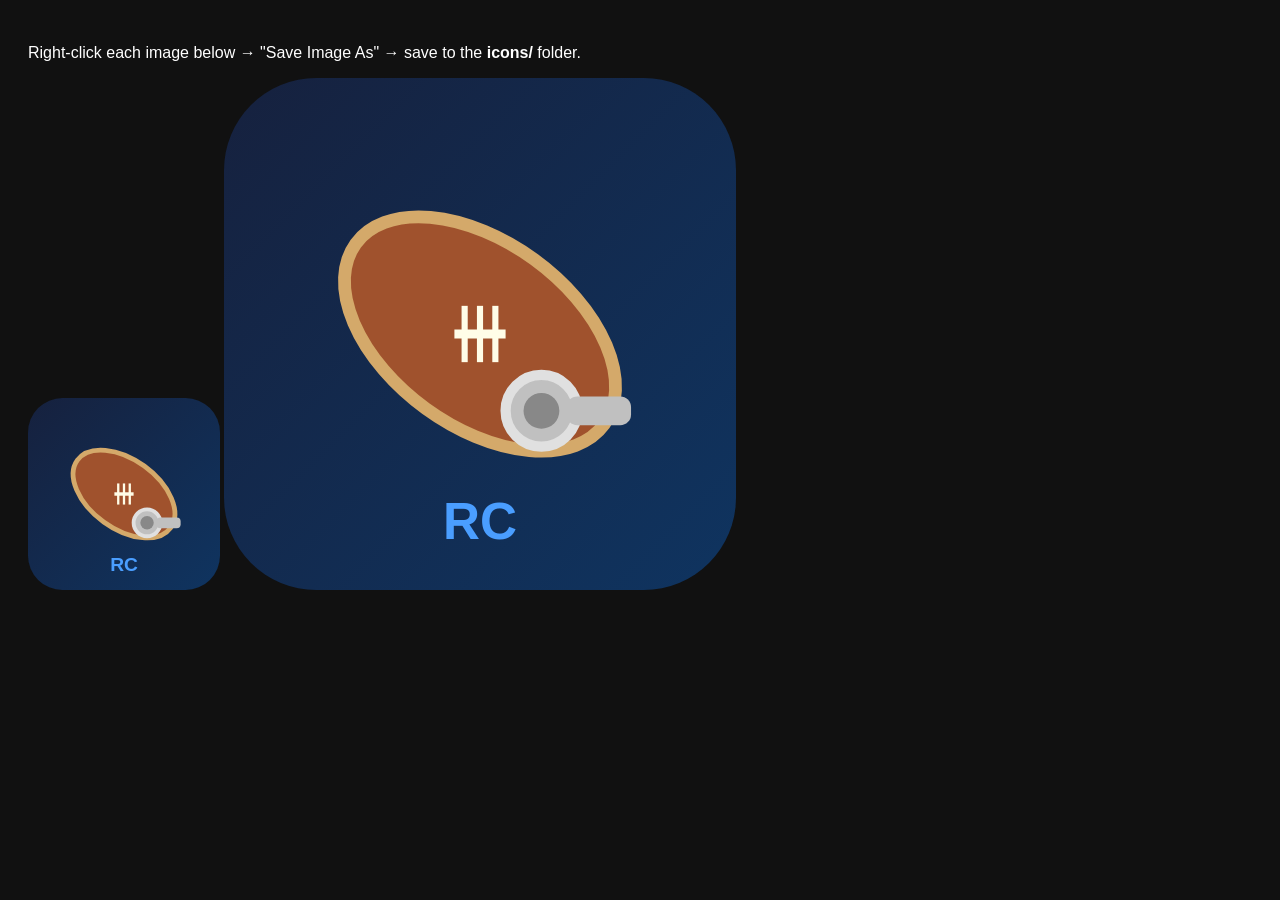
<file: generate-icons.html>
<!DOCTYPE html>
<!-- Open this file in a browser, then right-click each canvas and "Save image as" to icons/icon-192.png and icons/icon-512.png -->
<body style="background:#111;padding:20px;font-family:sans-serif;color:white;">
<p>Right-click each image below → "Save Image As" → save to the <strong>icons/</strong> folder.</p>
<canvas id="c192" width="192" height="192"></canvas>
<canvas id="c512" width="512" height="512"></canvas>
<script>
function drawIcon(canvas) {
  const size = canvas.width;
  const ctx = canvas.getContext('2d');
  const r = size * 0.18;

  // Background
  const bg = ctx.createLinearGradient(0, 0, size, size);
  bg.addColorStop(0, '#16213e');
  bg.addColorStop(1, '#0f3460');
  ctx.fillStyle = bg;
  ctx.beginPath();
  ctx.roundRect(0, 0, size, size, r);
  ctx.fill();

  // Rugby ball (oval)
  ctx.save();
  ctx.translate(size/2, size/2);
  ctx.fillStyle = '#a0522d';
  ctx.strokeStyle = '#d4a96a';
  ctx.lineWidth = size * 0.025;
  ctx.beginPath();
  ctx.ellipse(0, 0, size*0.3, size*0.18, Math.PI/5, 0, Math.PI*2);
  ctx.fill();
  ctx.stroke();

  // Laces
  ctx.strokeStyle = '#fffde7';
  ctx.lineWidth = size * 0.018;
  ctx.beginPath();
  ctx.moveTo(-size*0.05, 0);
  ctx.lineTo(size*0.05, 0);
  ctx.stroke();
  ctx.lineWidth = size * 0.012;
  for (let x = -size*0.03; x <= size*0.04; x += size*0.03) {
    ctx.beginPath();
    ctx.moveTo(x, -size*0.055);
    ctx.lineTo(x, size*0.055);
    ctx.stroke();
  }

  // Whistle
  ctx.restore();
  ctx.fillStyle = '#c0c0c0';
  ctx.strokeStyle = '#e0e0e0';
  ctx.lineWidth = size * 0.02;
  const wx = size * 0.62, wy = size * 0.65, wr = size * 0.07;
  ctx.beginPath();
  ctx.arc(wx, wy, wr, 0, Math.PI * 2);
  ctx.fill();
  ctx.stroke();
  ctx.fillStyle = '#888';
  ctx.beginPath();
  ctx.arc(wx, wy, wr * 0.5, 0, Math.PI * 2);
  ctx.fill();
  // Whistle body
  ctx.fillStyle = '#c0c0c0';
  ctx.beginPath();
  ctx.roundRect(wx + wr * 0.7, wy - wr * 0.4, wr * 1.8, wr * 0.8, wr * 0.3);
  ctx.fill();

  // "RC" text
  ctx.fillStyle = '#4a9eff';
  ctx.font = `bold ${size * 0.1}px -apple-system, sans-serif`;
  ctx.textAlign = 'center';
  ctx.fillText('RC', size/2, size * 0.9);
}

drawIcon(document.getElementById('c192'));
drawIcon(document.getElementById('c512'));
</script>
</body>
</html>
</file>
<file: styles.css>
/* ════════════════════════════════════════════════
   REFEREE PRO COACHING — Modern UI
   ════════════════════════════════════════════════ */

/* ── Reset ── */
*, *::before, *::after { box-sizing: border-box; margin: 0; padding: 0; }

/* ── Design Tokens ── */
:root {
  --bg:          #07080f;
  --surface:     #0d0e1c;
  --surface2:    #131425;
  --surface3:    #1a1b2e;
  --border:      #1c1e35;
  --border2:     #252742;

  --accent:      #4f82f7;
  --accent-soft: rgba(79,130,247,0.15);
  --accent2:     #2dd4bf;
  --accent2-soft:rgba(45,212,191,0.14);

  --danger:      #f87171;
  --danger-soft: rgba(248,113,113,0.14);
  --warn:        #f59e0b;
  --warn-soft:   rgba(245,158,11,0.14);

  --text:        #e2e8f6;
  --text2:       #7b87ab; /* ~5.6:1 on --bg — WCAG AA for normal text (was #5f6a8e, ~3.75:1) */
  --text3:       #363d58;

  --excellent:   #4f82f7;
  --good:        #2dd4bf;
  --ok:          #f59e0b;
  --poor:        #f87171;

  --radius:      16px;
  --radius-sm:   12px;
  --radius-xs:   8px;
  --safe-top:    env(safe-area-inset-top, 0px);
  --safe-bot:    env(safe-area-inset-bottom, 0px);
}

/* ── Base ── */
html, body {
  height: 100%;
  background: var(--bg);
  color: var(--text);
  font-family: -apple-system, BlinkMacSystemFont, 'SF Pro Text', 'Segoe UI', sans-serif;
  font-size: 16px;
  line-height: 1.45;
  -webkit-text-size-adjust: 100%;
  overscroll-behavior: none;
}

/* overflow:clip (not hidden) — off-screen .screen siblings sit side-by-side
   via translateX(100%), so #app's scrollable width is really 2x the
   viewport. hidden still permits a programmatic scrollLeft (e.g. a focused
   input's browser-driven scrollIntoView), which visibly desyncs the screen
   stack; clip disallows scrolling outright. */
#app { position: relative; height: 100%; overflow: clip; }

/* Phone-first design stays full-bleed on actual phones AND touch tablets
   (iPad etc. are plenty wide but should still use the full screen); only
   cap to a phone-sized column for mouse-driven desktop/laptop browsers,
   where a stretched-edge-to-edge layout looks wrong. hover:hover + pointer:
   fine is true for a mouse, false for touch (even on a wide touchscreen),
   so this targets the right axis instead of guessing from screen width. */
@media (min-width: 640px) and (hover: hover) and (pointer: fine) {
  body { display: flex; justify-content: center; background: var(--surface); }
  #app {
    width: 428px;
    max-width: 428px;
    box-shadow: 0 0 0 1px var(--border), 0 24px 64px rgba(0,0,0,0.5);
  }
  #splash { left: 50%; right: auto; transform: translateX(-50%); width: 428px; }
  /* Bottom-sheet modals and the update banner are position:fixed with
     inset:0/width:100%, so without this they'd span the full browser
     window instead of just the framed app column above. */
  .phase-modal, .score-picker { max-width: 428px; }
  .update-banner { left: 50%; right: auto; transform: translateX(-50%); width: 428px; }
}

/* ── Screens ── */
.screen {
  position: absolute;
  inset: 0;
  display: flex;
  flex-direction: column;
  overflow: hidden;
  background: var(--bg);
  transform: translateX(100%);
  transition: transform 0.32s cubic-bezier(0.4,0,0.2,1);
  will-change: transform;
}
.screen.active     { transform: translateX(0); }
.screen.slide-left { transform: translateX(-28%); }

/* ── Topbar ── */
.topbar {
  display: flex;
  align-items: center;
  gap: 6px;
  padding: calc(var(--safe-top) + 14px) 16px 14px;
  background: rgba(7,8,15,0.88);
  backdrop-filter: blur(20px);
  -webkit-backdrop-filter: blur(20px);
  border-bottom: 1px solid var(--border);
  flex-shrink: 0;
  min-height: 58px;
}
.topbar-dark { background: rgba(8,9,18,0.96); }
.topbar h1 {
  flex: 1;
  font-size: 18px;
  font-weight: 700;
  white-space: nowrap;
  overflow: hidden;
  text-overflow: ellipsis;
  letter-spacing: -0.3px;
}

/* ── Topbar Buttons ── */
.btn-back, .btn-icon {
  width: 44px; height: 44px;
  display: flex; align-items: center; justify-content: center;
  background: none; border: none;
  color: var(--accent);
  cursor: pointer;
  border-radius: 10px;
  flex-shrink: 0;
  -webkit-tap-highlight-color: transparent;
  transition: background 0.15s;
}
.btn-back svg, .btn-icon svg { width: 22px; height: 22px; fill: currentColor; }
.btn-back:active  { background: var(--accent-soft); }
.btn-icon:active  { background: var(--accent-soft); }
.btn-icon-danger  { color: var(--danger); }
.btn-icon-danger:active { background: var(--danger-soft); }

.btn-text {
  background: none; border: none;
  color: var(--accent);
  font-size: 15px; font-weight: 700;
  cursor: pointer;
  padding: 8px 6px;
  letter-spacing: -0.1px;
  -webkit-tap-highlight-color: transparent;
  transition: opacity 0.15s;
}
.btn-text:active { opacity: 0.5; }

/* ── Search ── */
.search-bar {
  padding: 12px 16px;
  background: var(--surface);
  border-bottom: 1px solid var(--border);
  flex-shrink: 0;
}
.search-bar input {
  width: 100%;
  background: var(--surface3);
  border: 1px solid var(--border2);
  border-radius: 12px;
  padding: 11px 16px;
  color: var(--text);
  font-size: 15px;
  outline: none;
  transition: border-color 0.2s;
}
.search-bar input:focus { border-color: var(--accent); }
.search-bar input::placeholder { color: var(--text2); }

/* ── List containers ── */
.list-container {
  flex: 1;
  overflow-y: auto;
  -webkit-overflow-scrolling: touch;
  padding: 12px 16px;
  display: flex;
  flex-direction: column;
  gap: 8px;
}
.list-item {
  display: flex;
  align-items: center;
  padding: 14px 16px;
  background: var(--surface);
  border: 1px solid var(--border);
  border-radius: var(--radius-sm);
  cursor: pointer;
  gap: 12px;
  -webkit-tap-highlight-color: transparent;
  transition: background 0.12s, border-color 0.12s;
}
.list-item:active { background: var(--surface2); border-color: var(--border2); }

.list-avatar {
  width: 44px; height: 44px;
  border-radius: 22px;
  background: linear-gradient(135deg, var(--accent) 0%, #7c6ef7 100%);
  display: flex; align-items: center; justify-content: center;
  font-size: 17px; font-weight: 800;
  color: white;
  flex-shrink: 0;
  letter-spacing: -0.5px;
}

.list-item-body  { flex: 1; min-width: 0; }
.list-item-title { font-size: 15px; font-weight: 600; white-space: nowrap; overflow: hidden; text-overflow: ellipsis; }
.list-item-sub   { font-size: 13px; color: var(--text2); margin-top: 3px; white-space: nowrap; overflow: hidden; text-overflow: ellipsis; }
.list-chevron    { color: var(--text3); font-size: 20px; }

/* ── Empty state ── */
.empty-state {
  display: flex; flex-direction: column;
  align-items: center; justify-content: center;
  padding: 60px 32px;
  color: var(--text2);
  text-align: center; gap: 14px;
}
.empty-state svg { width: 52px; height: 52px; fill: var(--border2); }
.empty-state p   { font-size: 15px; line-height: 1.6; white-space: pre-line; }

/* ── FAB ── */
.fab-container {
  position: absolute;
  bottom: calc(var(--safe-bot) + 24px);
  right: 20px;
}
.fab {
  display: flex; align-items: center; gap: 8px;
  padding: 14px 22px;
  background: linear-gradient(135deg, var(--accent) 0%, #7c6ef7 100%);
  color: white; border: none;
  border-radius: 30px;
  font-size: 15px; font-weight: 700;
  cursor: pointer;
  box-shadow: 0 4px 24px rgba(79,130,247,0.45), 0 1px 3px rgba(0,0,0,0.5);
  -webkit-tap-highlight-color: transparent;
  transition: transform 0.12s, box-shadow 0.12s;
  letter-spacing: -0.1px;
}
.fab svg { width: 20px; height: 20px; fill: white; }
.fab:active { transform: scale(0.95); box-shadow: 0 2px 12px rgba(79,130,247,0.3); }

/* ── Forms ── */
.form-body {
  flex: 1;
  overflow-y: auto;
  -webkit-overflow-scrolling: touch;
  padding: 20px 16px;
  display: flex;
  flex-direction: column;
}
.form-group { margin-bottom: 20px; }
.form-group label {
  display: block;
  font-size: 11px; font-weight: 700;
  color: var(--text2);
  margin-bottom: 8px;
  text-transform: uppercase; letter-spacing: 0.8px;
}
.form-group input,
.form-group select,
.form-group textarea {
  width: 100%;
  background: var(--surface);
  border: 1.5px solid var(--border2);
  border-radius: var(--radius-sm);
  padding: 13px 15px;
  color: var(--text);
  font-size: 16px;
  outline: none;
  -webkit-appearance: none;
  transition: border-color 0.2s;
}
.form-group input:focus,
.form-group select:focus,
.form-group textarea:focus { border-color: var(--accent); }
.form-group textarea { resize: none; font-family: inherit; line-height: 1.5; }
.form-group select {
  background-image: url("data:image/svg+xml,%3Csvg xmlns='http://www.w3.org/2000/svg' viewBox='0 0 24 24' fill='%235f6a8e'%3E%3Cpath d='M7 10l5 5 5-5z'/%3E%3C/svg%3E");
  background-repeat: no-repeat;
  background-position: right 12px center;
  background-size: 20px;
  padding-right: 40px;
  cursor: pointer;
}

.section-header {
  font-size: 11px; font-weight: 700;
  color: var(--text2);
  text-transform: uppercase; letter-spacing: 1px;
  padding: 16px 16px 8px;
  flex-shrink: 0;
}

/* ── HOME SCREEN ── */
#screen-home .topbar {
  background: transparent;
  border-bottom: none;
}
#screen-home .topbar h1 {
  font-size: 22px; font-weight: 800; letter-spacing: -0.5px;
  background: linear-gradient(120deg, #fff 0%, #8ba4ff 100%);
  -webkit-background-clip: text;
  -webkit-text-fill-color: transparent;
  background-clip: text;
}

.home-scroll {
  flex: 1;
  overflow-y: auto;
  -webkit-overflow-scrolling: touch;
  padding: 4px 16px calc(var(--safe-bot) + 40px);
}

/* 2-column grid; New Match spans full width */
.home-cards {
  display: grid;
  grid-template-columns: 1fr 1fr;
  gap: 12px;
}

.home-card {
  display: flex;
  align-items: center;
  gap: 14px;
  padding: 18px 16px;
  background: var(--surface);
  border: 1px solid var(--border);
  border-radius: var(--radius);
  cursor: pointer;
  text-align: left;
  -webkit-tap-highlight-color: transparent;
  transition: transform 0.12s;
  width: 100%;
}

/* New Match — hero card */
.home-card-primary {
  grid-column: 1 / -1;
  padding: 22px 20px;
  background: linear-gradient(135deg, #3b6ef0 0%, #6b4fd8 100%);
  border-color: transparent;
  box-shadow: 0 8px 32px rgba(59,110,240,0.4), 0 2px 8px rgba(0,0,0,0.4);
}

/* Referees & Teams — stacked column layout */
.home-card:not(.home-card-primary) {
  flex-direction: column;
  align-items: flex-start;
  gap: 10px;
  padding: 18px;
}

.home-card:active { transform: scale(0.97); }
.home-card-primary:active { background: linear-gradient(135deg, #3060d8 0%, #5a3ec0 100%); }

.home-card-icon {
  width: 44px; height: 44px;
  border-radius: 12px;
  background: rgba(255,255,255,0.12);
  display: flex; align-items: center; justify-content: center;
  flex-shrink: 0;
}
.home-card-icon svg { width: 22px; height: 22px; fill: var(--accent); }
.home-card-primary .home-card-icon svg { fill: white; }

/* Referees icon — blue tint */
.home-card-referees .home-card-icon {
  background: var(--accent-soft);
}
/* Teams icon — teal tint */
.home-card-teams .home-card-icon {
  background: var(--accent2-soft);
}
.home-card-teams .home-card-icon svg { fill: var(--accent2); }

.home-card-content { flex: 1; }

/* Primary card titles */
.home-card-primary .home-card-title { font-size: 19px; font-weight: 800; color: white; letter-spacing: -0.3px; }
.home-card-primary .home-card-sub   { font-size: 14px; color: rgba(255,255,255,0.75); margin-top: 4px; }
.home-card-primary .home-card-arrow { font-size: 24px; color: rgba(255,255,255,0.6); }

/* Secondary card titles */
.home-card:not(.home-card-primary) .home-card-title {
  font-size: 11px; font-weight: 700;
  color: var(--text2);
  text-transform: uppercase; letter-spacing: 0.6px;
}
.home-card:not(.home-card-primary) .home-card-sub {
  font-size: 20px; font-weight: 800;
  color: var(--text);
  letter-spacing: -0.5px;
}
.home-card:not(.home-card-primary) .home-card-arrow { display: none; }

/* ── Profile ── */
.profile-details {
  background: var(--surface);
  border-bottom: 1px solid var(--border);
  padding: 20px 16px;
  flex-shrink: 0;
}
.profile-stat-row { display: flex; gap: 10px; margin-bottom: 14px; }
.profile-stat {
  flex: 1;
  background: var(--surface2);
  border: 1px solid var(--border);
  border-radius: var(--radius-sm);
  padding: 14px 12px;
  text-align: center;
}
.profile-stat-val {
  font-size: 28px; font-weight: 800;
  color: var(--accent);
  letter-spacing: -1px;
}
.profile-stat-label {
  font-size: 10px; font-weight: 700;
  color: var(--text2);
  margin-top: 3px;
  text-transform: uppercase; letter-spacing: 0.5px;
}
.profile-info-row { display: flex; gap: 8px; flex-wrap: wrap; }
.profile-chip {
  background: var(--surface2);
  border: 1px solid var(--border2);
  border-radius: 20px;
  padding: 6px 12px;
  font-size: 13px; color: var(--text2);
}

/* ── Live Match ── */
.timer-controls {
  display: flex; gap: 8px;
  padding: 10px 16px 12px;
  background: var(--surface);
  border-bottom: 1px solid var(--border);
  flex-shrink: 0;
}
.btn-timer {
  flex: 1;
  padding: 11px 10px;
  border: none;
  border-radius: var(--radius-sm);
  background: var(--accent);
  color: white;
  font-size: 15px; font-weight: 700;
  cursor: pointer;
  -webkit-tap-highlight-color: transparent;
  transition: opacity 0.15s, transform 0.1s;
}
.btn-timer:active { opacity: 0.75; transform: scale(0.97); }
.btn-timer-secondary {
  background: var(--surface2); color: var(--text);
  border: 1.5px solid var(--border2);
}
.btn-timer-halftime { background: var(--warn); color: #000; font-weight: 800; }
.btn-timer-halftime.btn-timer-ft { background: var(--accent2); color: #000; }
.btn-timer:disabled { opacity: 0.4; cursor: default; transform: none; }

.match-header-info { flex: 1; text-align: center; }
.live-teams { font-size: 12px; color: var(--text2); font-weight: 500; }
.live-timer-row { display: flex; align-items: center; justify-content: center; gap: 8px; margin-top: 1px; }
.live-timer {
  font-size: 28px; font-weight: 800;
  font-variant-numeric: tabular-nums;
  color: var(--text);
  letter-spacing: -0.5px;
}
.live-phase-badge {
  font-size: 10px; font-weight: 700;
  padding: 3px 9px;
  border-radius: 10px;
  background: var(--surface3); color: var(--text2);
  text-transform: uppercase; letter-spacing: 0.5px;
}
.live-phase-badge:empty { display: none; }
.live-phase-badge.phase-ht { background: var(--warn-soft); color: var(--warn); }
.live-phase-badge.phase-ft { background: var(--accent2-soft); color: var(--accent2); }

.score-tracker {
  display: flex; align-items: center;
  padding: 20px 16px;
  background: var(--surface2);
  border-bottom: 1px solid var(--border);
  flex-shrink: 0;
}
.score-team { flex: 1; display: flex; flex-direction: column; align-items: center; gap: 10px; }
.team-name {
  font-size: 11px; font-weight: 700;
  color: var(--text2);
  text-align: center;
  max-width: 110px;
  overflow: hidden; text-overflow: ellipsis; white-space: nowrap;
  text-transform: uppercase; letter-spacing: 0.5px;
  border-left: 3px solid transparent;
  padding-left: 8px;
  transition: border-color 0.3s;
}
.score-controls { display: flex; align-items: center; gap: 14px; }
.score-value {
  font-size: 52px; font-weight: 800;
  min-width: 68px;
  text-align: center;
  font-variant-numeric: tabular-nums;
  letter-spacing: -3px;
  color: var(--text);
}
.btn-score-plus, .btn-score-minus {
  width: 44px; height: 44px;
  border-radius: 50%;
  border: 1.5px solid var(--border2);
  background: var(--surface);
  color: var(--text);
  font-size: 20px;
  cursor: pointer;
  display: flex; align-items: center; justify-content: center;
  -webkit-tap-highlight-color: transparent;
  transition: background 0.1s;
}
.btn-score-plus:active, .btn-score-minus:active { background: var(--surface3); }
.score-divider {
  display: flex;
  flex-direction: column;
  align-items: center;
  gap: 6px;
  padding: 0 4px;
}
.score-dash { font-size: 32px; color: var(--text3); line-height: 1; }

.btn-swap-sides {
  background: none; border: none;
  color: var(--text3);
  cursor: pointer;
  padding: 5px;
  border-radius: 8px;
  display: flex; align-items: center; justify-content: center;
  -webkit-tap-highlight-color: transparent;
  transition: color 0.15s, background 0.15s;
}
.btn-swap-sides svg { width: 18px; height: 18px; fill: currentColor; }
.btn-swap-sides:active { color: var(--accent); background: var(--accent-soft); }

/* When sides are swapped, teams flip position; data binding is unaffected */
.score-tracker.swapped { flex-direction: row-reverse; }
.score-tracker.swapped .btn-swap-sides { color: var(--accent); }

/* ── Phase Buttons ── */
.phase-buttons {
  display: flex; flex-wrap: wrap;
  gap: 7px;
  padding: 10px 16px 14px;
  flex-shrink: 0;
}
.btn-phase {
  flex: 1;
  min-width: calc(33% - 8px);
  padding: 11px 6px;
  border: 1.5px solid rgba(79,130,247,0.25);
  border-radius: 24px;
  background: var(--accent-soft);
  color: var(--accent);
  font-size: 13px; font-weight: 700;
  cursor: pointer;
  -webkit-tap-highlight-color: transparent;
  text-align: center;
  transition: transform 0.1s, background 0.12s;
}
.btn-phase:active { transform: scale(0.94); background: rgba(79,130,247,0.25); }
.btn-phase-wide   { min-width: calc(50% - 4px); flex: 2; }
.btn-phase-critical {
  background: var(--danger-soft);
  color: var(--danger);
  border-color: rgba(248,113,113,0.25);
}
.btn-phase-critical:active { background: rgba(248,113,113,0.25); }

/* ── Event Log ── */
.event-log-header {
  display: flex; align-items: center; justify-content: space-between;
  padding: 8px 16px 4px;
  flex-shrink: 0;
}
.event-log-header span {
  font-size: 11px; font-weight: 700;
  color: var(--text2);
  text-transform: uppercase; letter-spacing: 0.8px;
}
.btn-edit-entries {
  background: var(--surface2);
  border: 1px solid var(--border2);
  border-radius: 20px;
  color: var(--text2);
  font-size: 11px; font-weight: 700;
  padding: 5px 12px;
  cursor: pointer;
  -webkit-tap-highlight-color: transparent;
}
.btn-edit-entries.active { border-color: var(--danger); color: var(--danger); }

.event-log {
  flex-shrink: 0;
  max-height: 200px;
  overflow-y: auto;
  -webkit-overflow-scrolling: touch;
  padding: 0 16px;
}
.event-entry {
  display: flex; align-items: flex-start;
  padding: 8px 0;
  border-bottom: 1px solid var(--border);
  gap: 8px; font-size: 13px;
}
.event-time {
  color: var(--text2);
  min-width: 38px;
  font-variant-numeric: tabular-nums;
  padding-top: 2px; flex-shrink: 0; font-size: 12px;
}
.event-phase-badge {
  padding: 2px 9px; border-radius: 10px;
  font-size: 11px; font-weight: 700;
  flex-shrink: 0;
  background: var(--accent-soft); color: var(--accent);
}
.event-phase-badge.critical { background: var(--danger-soft); color: var(--danger); }
.event-phase-badge.penalty  { background: var(--warn-soft); color: var(--warn); }
.event-phase-badge.comment  { background: var(--accent-soft); color: var(--accent); }
.event-body    { flex: 1; min-width: 0; line-height: 1.5; }
.event-outcome { font-weight: 700; }

.event-marker {
  display: flex; align-items: center; gap: 10px;
  padding: 7px 0;
  font-weight: 700; font-size: 12px;
  border-bottom: 1px solid var(--border);
}
.event-marker-time  { color: var(--text2); min-width: 38px; font-variant-numeric: tabular-nums; }
.event-marker-label { flex: 1; text-align: center; letter-spacing: 1px; text-transform: uppercase; }
.event-marker.marker-ht    .event-marker-label { color: var(--warn); }
.event-marker.marker-ft    .event-marker-label { color: var(--accent2); }
.event-marker.marker-score .event-marker-label { color: #8babff; }

.report-marker {
  display: flex; justify-content: space-between; align-items: center;
  padding: 10px 12px; margin: 8px 0;
  border-radius: 8px;
  font-weight: 700; font-size: 13px;
  letter-spacing: 0.5px; text-transform: uppercase;
}
.report-marker.marker-ht { background: var(--warn-soft); color: var(--warn); }
.report-marker.marker-ft { background: var(--accent2-soft); color: var(--accent2); }

.card-badge {
  font-size: 10px; font-weight: 800;
  padding: 2px 6px; border-radius: 6px;
  flex-shrink: 0; align-self: center; letter-spacing: 0.5px;
}
.card-yellow { background: #f0c040; color: #000; }
.card-blue   { background: var(--accent); color: #fff; }
.card-red    { background: var(--danger); color: #fff; }

.event-against {
  font-size: 11px; font-weight: 700;
  padding: 1px 6px; border-radius: 8px;
  background: var(--danger-soft); color: var(--danger);
  flex-shrink: 0; align-self: center;
}
.event-del {
  background: none; border: none;
  color: var(--danger); font-size: 20px;
  cursor: pointer; padding: 2px 4px; line-height: 1;
  -webkit-tap-highlight-color: transparent;
  display: none; flex-shrink: 0;
}
.edit-mode .event-del { display: block; }

.event-flagged {
  background: rgba(245,158,11,0.06);
  border-left: 3px solid var(--warn);
  padding-left: 8px;
}
.flag-badge {
  font-size: 10px; font-weight: 700;
  padding: 2px 6px; border-radius: 6px;
  background: var(--warn-soft); color: #7a5200;
  flex-shrink: 0; align-self: center;
}
.event-flag-note {
  margin-top: 4px;
  font-size: 12px; font-style: italic;
  color: var(--warn);
  line-height: 1.4;
}

/* ── Quick Notes ── */
.quick-notes-area { padding: 0 16px; flex-shrink: 0; }
.quick-notes-area textarea {
  width: 100%;
  background: var(--surface);
  border: 1.5px solid var(--border2);
  border-radius: var(--radius-sm);
  padding: 12px 14px;
  color: var(--text); font-size: 15px;
  font-family: inherit; resize: none; outline: none; line-height: 1.5;
}
.quick-notes-area textarea:focus { border-color: var(--accent); }

/* ── Phase Modal ── */
.phase-modal-overlay {
  position: fixed; inset: 0;
  background: rgba(0,0,0,0.72);
  z-index: 500;
  display: flex; align-items: flex-end; justify-content: center;
  backdrop-filter: blur(6px);
  -webkit-backdrop-filter: blur(6px);
}
.phase-modal-overlay.hidden { display: none; }

.phase-modal {
  background: var(--surface);
  border-radius: 22px 22px 0 0;
  border-top: 1px solid var(--border2);
  width: 100%;
  max-height: 92vh;
  overflow-y: auto;
  -webkit-overflow-scrolling: touch;
  padding: 0 0 calc(var(--safe-bot) + 16px);
  animation: slide-up 0.28s cubic-bezier(0.34,1.06,0.64,1);
}
.phase-modal::before {
  content: '';
  display: block;
  width: 36px; height: 4px;
  background: var(--border2);
  border-radius: 2px;
  margin: 12px auto 0;
}

.pm-title {
  font-size: 20px; font-weight: 800;
  text-align: center;
  padding: 16px 16px 14px;
  border-bottom: 1px solid var(--border);
  letter-spacing: -0.3px;
}
.pm-clock-bar {
  display: flex; align-items: center; gap: 10px;
  padding: 10px 16px;
  border-bottom: 1px solid var(--border);
  background: var(--surface2);
}
.pm-clock-time {
  font-size: 20px; font-weight: 800;
  font-variant-numeric: tabular-nums;
  color: var(--text);
  letter-spacing: -0.3px;
}
.pm-clock-bar .live-phase-badge { margin-right: auto; }
.pm-clock-btn {
  padding: 9px 20px;
  border: none; border-radius: 20px;
  background: var(--accent); color: white;
  font-size: 13px; font-weight: 700;
  cursor: pointer;
  -webkit-tap-highlight-color: transparent;
  transition: opacity 0.15s, background 0.15s, color 0.15s;
}
.pm-clock-btn:active { opacity: 0.75; }
.pm-clock-btn.paused { background: var(--warn-soft); color: var(--warn); }
.pm-clock-btn:disabled { opacity: 0.4; cursor: default; }
.pm-section-label {
  font-size: 11px; font-weight: 700;
  color: var(--text2);
  text-transform: uppercase; letter-spacing: 0.8px;
  padding: 14px 16px 6px;
}

.pm-team-row { display: flex; gap: 10px; padding: 0 16px; }
.pm-team-btn {
  flex: 1;
  padding: 12px;
  border: 2px solid var(--border2);
  border-left: 4px solid var(--team-btn-colour, var(--border2)) !important;
  border-radius: var(--radius-sm);
  background: var(--surface2); color: var(--text2);
  font-size: 15px; font-weight: 700;
  cursor: pointer;
  -webkit-tap-highlight-color: transparent;
  transition: all 0.15s;
}
.pm-team-btn.active {
  border-color: var(--accent) !important;
  background: var(--accent-soft); color: var(--accent);
}

.pm-position-box {
  margin: 0 16px;
  background: var(--surface2);
  border: 1.5px solid var(--border2);
  border-radius: var(--radius-sm);
  padding: 12px;
}
.pm-position-label {
  font-size: 11px; color: var(--text2);
  text-align: center; margin-bottom: 10px;
  text-transform: uppercase; letter-spacing: 0.5px; font-weight: 600;
}
.pm-position-row { display: flex; gap: 6px; }
.pm-pos-btn {
  flex: 1;
  padding: 12px 4px;
  border: 2px solid var(--border2); border-radius: 10px;
  background: var(--surface); color: var(--text);
  font-size: 15px; font-weight: 700;
  cursor: pointer; text-align: center;
  -webkit-tap-highlight-color: transparent;
  transition: all 0.12s;
}
.pm-pos-btn.active {
  border-color: var(--accent2);
  background: var(--accent2-soft); color: var(--accent2);
}
.pm-position-sublabels { display: flex; justify-content: space-around; margin-top: 6px; }
.pm-position-sublabels span {
  font-size: 9px; color: var(--text2);
  flex: 1; text-align: center;
  font-weight: 700; text-transform: uppercase; letter-spacing: 0.3px;
}

.pm-button-grid { display: flex; flex-wrap: wrap; gap: 8px; padding: 0 16px; }
.pm-opt-btn {
  padding: 9px 14px;
  border: 1.5px solid var(--border2); border-radius: 20px;
  background: var(--surface2); color: var(--text);
  font-size: 13px; font-weight: 600;
  cursor: pointer;
  -webkit-tap-highlight-color: transparent;
  transition: all 0.12s;
}
.pm-opt-btn.active         { border-color: var(--warn); background: var(--warn-soft); color: var(--warn); }
.pm-opt-btn.outcome.active { border-color: var(--accent2); background: var(--accent2-soft); color: var(--accent2); }

.pm-against-row { display: flex; flex-direction: column; gap: 8px; padding: 8px 16px 0; }
.pm-against-btn {
  width: 100%;
  padding: 14px;
  border: 2px solid var(--border2); border-radius: var(--radius-sm);
  background: var(--surface2); color: var(--text);
  font-size: 15px; font-weight: 700;
  cursor: pointer; text-align: center;
  -webkit-tap-highlight-color: transparent;
  transition: all 0.12s;
}
.pm-against-btn.active { border-color: var(--danger); background: var(--danger-soft); color: var(--danger); }

.pm-footer { display: flex; gap: 10px; padding: 14px 16px 0; }
.pm-btn-reset, .pm-btn-cancel, .pm-btn-done {
  flex: 1; padding: 14px; border: none;
  border-radius: var(--radius-sm);
  font-size: 15px; font-weight: 700;
  cursor: pointer;
  -webkit-tap-highlight-color: transparent;
  transition: transform 0.1s, opacity 0.12s;
}
.pm-btn-reset:active, .pm-btn-cancel:active, .pm-btn-done:active { transform: scale(0.97); }
.pm-btn-reset  { background: var(--surface2); color: var(--text2); border: 1.5px solid var(--border2); }
.pm-btn-cancel { background: var(--surface2); color: var(--text);  border: 1.5px solid var(--border2); }
.pm-btn-done   { background: linear-gradient(135deg, var(--accent) 0%, #6b4fd8 100%); color: white; }
.pm-btn-done:disabled { background: var(--surface3); color: var(--text3); }

.pm-btn-flag {
  width: 100%; padding: 13px;
  border: 2px dashed var(--border2); border-radius: var(--radius-sm);
  font-size: 14px; font-weight: 700;
  cursor: pointer; background: transparent; color: var(--text2);
  -webkit-tap-highlight-color: transparent;
  transition: all 0.15s; text-align: center;
}
.pm-btn-flag.active { border-color: var(--warn); background: var(--warn-soft); color: var(--warn); }

.pm-flag-note-wrap { padding: 8px 16px 0; }
.pm-flag-note-textarea {
  width: 100%;
  background: var(--warn-soft);
  border: 1.5px solid rgba(245,158,11,0.35); border-radius: var(--radius-sm);
  padding: 11px 13px; color: var(--text);
  font-size: 14px; font-family: inherit;
  resize: none; outline: none; line-height: 1.5;
}
.pm-flag-note-textarea::placeholder { color: #b08a3f; }
.pm-flag-note-textarea:focus { border-color: var(--warn); }

.pm-card-row { display: flex; gap: 10px; padding: 0 16px; }
.pm-card-btn {
  flex: 1; padding: 12px;
  border: 2px solid var(--border2); border-radius: var(--radius-sm);
  background: var(--surface2); color: var(--text);
  font-size: 14px; font-weight: 700;
  cursor: pointer; text-align: center;
  -webkit-tap-highlight-color: transparent;
  transition: all 0.15s;
}
.pm-card-yellow.active { border-color: #f0c040; background: rgba(240,192,64,0.18); color: #f0c040; }
.pm-card-blue.active   { border-color: var(--accent); background: var(--accent-soft); color: var(--accent); }
.pm-card-red.active    { border-color: var(--danger); background: var(--danger-soft); color: var(--danger); }

.pm-critical-textarea {
  width: 100%;
  background: var(--surface2);
  border: 1.5px solid var(--border2); border-radius: var(--radius-sm);
  padding: 14px; color: var(--text);
  font-size: 16px; font-family: inherit;
  resize: none; outline: none; line-height: 1.5;
}
.pm-critical-textarea:focus { border-color: var(--accent); }

.pm-reset-counter {
  margin: 8px 16px 0; padding: 10px 14px;
  background: var(--warn-soft);
  border: 1px solid rgba(245,158,11,0.35);
  border-radius: 10px;
  font-size: 13px; font-weight: 700; color: var(--warn);
}
.pm-opt-btn.pm-reset-reason.active { border-color: var(--warn); background: var(--warn-soft); color: var(--warn); }

/* ── Assessment ── */
.assessment-match-summary {
  background: var(--surface);
  border: 1px solid var(--border);
  border-radius: var(--radius-sm);
  padding: 16px; margin-bottom: 20px;
  font-size: 14px; color: var(--text2); line-height: 1.65;
}
.final-score-row { display: flex; align-items: flex-end; gap: 8px; padding: 0 16px; }
.final-score-row .form-group { margin-bottom: 0; }
.flex-1 { flex: 1; }
.score-sep { font-size: 24px; color: var(--text3); padding-bottom: 10px; }

.rating-group { padding: 14px 16px; border-bottom: 1px solid var(--border); }
.rating-label { font-size: 15px; font-weight: 600; margin-bottom: 4px; letter-spacing: -0.1px; }
.rating-sub   { font-size: 12px; color: var(--text2); margin-bottom: 10px; }
.rating-buttons { display: flex; gap: 7px; flex-wrap: wrap; }

.btn-rating {
  flex: 1; min-width: 64px;
  padding: 10px 8px;
  border: 1.5px solid var(--border2); border-radius: 24px;
  background: var(--surface2); color: var(--text2);
  font-size: 13px; font-weight: 700;
  cursor: pointer; text-align: center;
  -webkit-tap-highlight-color: transparent;
  transition: all 0.15s;
}
.btn-rating[data-val="Excellent"].selected { border-color: var(--excellent); background: rgba(79,130,247,0.15); color: var(--excellent); }
.btn-rating[data-val="Good"].selected      { border-color: var(--good);      background: rgba(45,212,191,0.15); color: var(--good); }
.btn-rating[data-val="OK"].selected        { border-color: var(--ok);        background: rgba(245,158,11,0.15); color: var(--ok); }
.btn-rating[data-val="Poor"].selected      { border-color: var(--poor);      background: rgba(248,113,113,0.15); color: var(--poor); }

.rating-notes textarea {
  width: 100%;
  background: var(--bg);
  border: 1.5px solid var(--border2); border-radius: 10px;
  padding: 10px 12px; color: var(--text);
  font-size: 14px; font-family: inherit;
  resize: none; outline: none; margin-top: 10px; line-height: 1.5;
}
.rating-notes textarea:focus { border-color: var(--accent); }

/* ── Cards counter ── */
.cards-row { display: flex; gap: 10px; padding: 0 16px 16px; }
.card-counter {
  flex: 1;
  background: var(--surface);
  border: 1px solid var(--border);
  border-radius: var(--radius-sm);
  padding: 14px; text-align: center;
}
.card-counter label {
  font-size: 11px; font-weight: 700;
  color: var(--text2); display: block; margin-bottom: 10px;
  text-transform: uppercase; letter-spacing: 0.5px;
}
.counter-controls { display: flex; align-items: center; justify-content: center; gap: 14px; }
.counter-controls button {
  width: 44px; height: 44px; border-radius: 50%;
  border: 1.5px solid var(--border2);
  background: var(--surface2); color: var(--text);
  font-size: 18px; cursor: pointer;
  display: flex; align-items: center; justify-content: center;
  -webkit-tap-highlight-color: transparent;
}
.counter-controls span {
  font-size: 26px; font-weight: 800;
  min-width: 40px; text-align: center; letter-spacing: -1px;
}

/* ── Report ── */
.report-actions {
  display: flex; gap: 8px;
  padding: 12px 16px;
  border-bottom: 1px solid var(--border);
  flex-shrink: 0; overflow-x: auto;
}
.btn-action {
  display: flex; align-items: center; gap: 6px;
  padding: 10px 16px;
  border: 1.5px solid var(--border2); border-radius: 24px;
  background: var(--surface2); color: var(--text);
  font-size: 13px; font-weight: 600;
  cursor: pointer; white-space: nowrap;
  -webkit-tap-highlight-color: transparent;
  transition: background 0.12s;
}
.btn-action svg { width: 16px; height: 16px; fill: currentColor; flex-shrink: 0; }
.btn-action:active { background: var(--surface3); }
.btn-danger { color: var(--danger); border-color: rgba(248,113,113,0.35); }

.report-body { flex: 1; overflow-y: auto; -webkit-overflow-scrolling: touch; padding: 16px; }
.report-section { margin-bottom: 20px; }
.report-section-title {
  font-size: 11px; font-weight: 700;
  color: var(--text2);
  text-transform: uppercase; letter-spacing: 0.8px;
  margin-bottom: 10px; padding-bottom: 6px;
  border-bottom: 1px solid var(--border);
}
.report-row {
  display: flex; justify-content: space-between; align-items: flex-start;
  padding: 8px 0; border-bottom: 1px solid var(--border);
  gap: 12px; font-size: 14px;
}
.report-row:last-child { border-bottom: none; }
.report-row-label { color: var(--text2); flex-shrink: 0; }
.report-row-val   { text-align: right; font-weight: 600; }

.rating-badge { display: inline-block; padding: 3px 10px; border-radius: 12px; font-size: 12px; font-weight: 700; }
.rating-badge.Excellent { background: rgba(79,130,247,0.18);  color: var(--excellent); }
.rating-badge.Good      { background: rgba(45,212,191,0.18);  color: var(--good); }
.rating-badge.OK        { background: rgba(245,158,11,0.18);  color: var(--ok); }
.rating-badge.Poor      { background: rgba(248,113,113,0.18); color: var(--poor); }

.report-text-block {
  background: var(--surface);
  border-radius: var(--radius-sm);
  border-left: 3px solid var(--accent);
  padding: 12px 14px;
  font-size: 14px; line-height: 1.65; color: var(--text);
  white-space: pre-wrap;
}

.report-section-review {
  border: 1.5px solid rgba(245,158,11,0.35);
  border-radius: 12px;
  background: rgba(245,158,11,0.05);
  padding: 0 2px;
}
.report-section-review .report-section-title { color: var(--warn); }
.report-review-note { font-size: 12px; color: var(--text2); margin-bottom: 8px; padding: 0 2px; }
.report-row-flagged {
  background: rgba(245,158,11,0.07);
  border-left: 3px solid var(--warn);
  padding-left: 8px; border-radius: 4px; margin-bottom: 4px;
}
.report-flag-note {
  width: 100%;
  font-size: 13px; color: var(--text); line-height: 1.5;
  background: rgba(245,158,11,0.1);
  border-left: 2px solid var(--warn);
  padding: 6px 10px; border-radius: 4px;
}

/* ── Match Insights ── */
.report-section-insights {
  border: 1.5px solid rgba(79,130,247,0.3);
  border-radius: 12px;
  background: rgba(79,130,247,0.04);
  padding: 0 2px 10px;
}
.report-section-insights .report-section-title { color: var(--accent); padding: 12px 12px 10px; margin-bottom: 0; border-bottom: none; }
.insights-stats-grid {
  display: grid; grid-template-columns: repeat(4, 1fr); gap: 8px;
  padding: 0 10px 10px;
}
.insight-stat {
  background: var(--surface2); border: 1px solid var(--border);
  border-radius: var(--radius-xs); padding: 10px 5px; text-align: center;
}
.insight-stat-val {
  font-size: 14px; font-weight: 800; color: var(--text);
  overflow: hidden; text-overflow: ellipsis; white-space: nowrap;
}
.insight-stat-label {
  font-size: 9px; font-weight: 700; color: var(--text2);
  text-transform: uppercase; letter-spacing: 0.4px; margin-top: 4px;
}
.insight-suggestions, .insight-trends { padding: 2px 10px 0; }
.insight-suggestions-label {
  font-size: 11px; font-weight: 700; color: var(--text2);
  text-transform: uppercase; letter-spacing: 0.6px;
  padding: 8px 2px 6px;
}
.insight-suggestion {
  background: var(--surface); border: 1px solid var(--border);
  border-radius: var(--radius-xs); padding: 10px 12px; margin-bottom: 8px;
}
.insight-suggestion-header {
  display: flex; justify-content: space-between; align-items: center; gap: 8px;
  font-size: 13px; font-weight: 700; color: var(--text); margin-bottom: 4px;
}
.insight-suggestion-actions { display: flex; align-items: center; gap: 8px; flex-shrink: 0; }
.insight-dismiss-btn {
  width: 22px; height: 22px; border-radius: 50%;
  border: none; background: var(--surface2); color: var(--text2);
  font-size: 15px; line-height: 1; cursor: pointer;
  display: flex; align-items: center; justify-content: center;
  -webkit-tap-highlight-color: transparent;
  transition: background 0.12s, color 0.12s;
}
.insight-dismiss-btn:active { background: var(--danger-soft); color: var(--danger); }
.insight-suggestion-text { font-size: 13px; color: var(--text2); line-height: 1.5; }
.insight-restore-btn {
  width: 100%; padding: 9px;
  background: none; border: 1.5px dashed var(--border2); border-radius: var(--radius-xs);
  color: var(--text2); font-size: 12px; font-weight: 600;
  cursor: pointer; -webkit-tap-highlight-color: transparent;
}
.insight-restore-btn:active { background: var(--surface2); }
.insight-trend {
  font-size: 13px; color: var(--text); line-height: 1.6;
  padding: 7px 2px; border-bottom: 1px solid var(--border);
}
.insight-trend:last-child { border-bottom: none; }
.insight-trend.positive { color: var(--good); }

/* ── Match History ── */
.match-item {
  display: flex; align-items: center;
  padding: 14px 16px;
  border-bottom: 1px solid var(--border);
  gap: 12px; cursor: pointer;
  -webkit-tap-highlight-color: transparent;
  transition: background 0.12s;
}
.match-item:active { background: var(--surface); }
.match-date-badge {
  background: var(--surface2);
  border: 1px solid var(--border2);
  border-radius: var(--radius-xs);
  padding: 8px; text-align: center;
  min-width: 48px; flex-shrink: 0;
}
.match-date-day { font-size: 18px; font-weight: 800; letter-spacing: -0.5px; }
.match-date-mon { font-size: 10px; color: var(--text2); font-weight: 700; text-transform: uppercase; letter-spacing: 0.5px; }
.match-item-body  { flex: 1; min-width: 0; }
.match-item-teams { font-size: 15px; font-weight: 600; }
.match-item-sub   { font-size: 12px; color: var(--text2); margin-top: 3px; }
.match-rating-dot { width: 10px; height: 10px; border-radius: 5px; flex-shrink: 0; }
.match-rating-dot.Excellent { background: var(--excellent); }
.match-rating-dot.Good      { background: var(--good); }
.match-rating-dot.OK        { background: var(--ok); }
.match-rating-dot.Poor      { background: var(--poor); }
.match-rating-dot.none      { background: var(--border2); }
.match-del-btn { opacity: 0.4; flex-shrink: 0; }
.match-del-btn:active { opacity: 1; }

/* ── Modal ── */
.modal-overlay {
  position: fixed; inset: 0;
  background: rgba(0,0,0,0.65);
  display: flex; align-items: center; justify-content: center;
  z-index: 1000; padding: 24px;
  backdrop-filter: blur(8px);
  -webkit-backdrop-filter: blur(8px);
}
.modal-overlay.hidden { display: none; }
.modal {
  background: var(--surface);
  border: 1px solid var(--border2);
  border-radius: 20px; padding: 24px;
  width: 100%; max-width: 360px;
  box-shadow: 0 24px 64px rgba(0,0,0,0.7);
}
.modal-title   { font-size: 17px; font-weight: 700; margin-bottom: 10px; letter-spacing: -0.2px; }
.modal-message { font-size: 14px; color: var(--text2); margin-bottom: 20px; line-height: 1.6; }
.modal-actions { display: flex; gap: 10px; }
.btn-modal {
  flex: 1; padding: 13px; border: none;
  border-radius: var(--radius-sm);
  font-size: 15px; font-weight: 700;
  cursor: pointer; transition: opacity 0.12s;
}
.btn-modal:active      { opacity: 0.7; }
.btn-modal-cancel  { background: var(--surface2); color: var(--text); border: 1.5px solid var(--border2); }
.btn-modal-confirm { background: var(--accent); color: white; }
.btn-modal-danger  { background: var(--danger); color: white; }
/* Optional 3rd button — a less-common alternative action, shown above the
   cancel/confirm row so it reads as secondary rather than competing with
   the primary choice. */
.btn-modal-secondary {
  display: block; width: 100%; margin-bottom: 10px;
  background: var(--surface2); color: var(--text2);
  border: 1.5px dashed var(--border2);
}
.btn-modal-secondary.btn-modal-danger { background: var(--danger-soft); color: var(--danger); border: 1.5px dashed rgba(248,113,113,0.4); }

/* ── Score Picker ── */
.score-picker-overlay {
  position: fixed; inset: 0;
  background: rgba(0,0,0,0.62);
  z-index: 600;
  display: flex; align-items: flex-end; justify-content: center;
  backdrop-filter: blur(5px);
  -webkit-backdrop-filter: blur(5px);
}
.score-picker-overlay.hidden { display: none; }
.score-picker {
  background: var(--surface);
  border-radius: 22px 22px 0 0;
  border-top: 1px solid var(--border2);
  width: 100%;
  padding: 0 16px calc(var(--safe-bot) + 20px);
  animation: slide-up 0.26s cubic-bezier(0.34,1.06,0.64,1);
}
.score-picker::before {
  content: '';
  display: block;
  width: 36px; height: 4px;
  background: var(--border2);
  border-radius: 2px;
  margin: 12px auto 0;
}
.score-picker-title {
  font-size: 19px; font-weight: 800;
  text-align: center;
  padding: 18px 0 4px; letter-spacing: -0.3px;
}
.score-picker-sub { font-size: 13px; color: var(--text2); text-align: center; margin-bottom: 14px; }
.score-picker-cancel {
  display: block; width: 100%; padding: 15px; margin-bottom: 10px;
  border: 1.5px solid var(--border2); border-radius: 14px;
  background: var(--surface2); color: var(--danger);
  font-size: 16px; font-weight: 700; cursor: pointer;
  -webkit-tap-highlight-color: transparent;
}
.score-picker-opt {
  display: flex; justify-content: space-between; align-items: center;
  width: 100%; padding: 16px 20px; margin-bottom: 8px;
  border: 1.5px solid var(--border2); border-radius: 14px;
  background: var(--surface2); color: var(--text);
  font-size: 17px; font-weight: 600;
  cursor: pointer; text-align: left;
  -webkit-tap-highlight-color: transparent;
  transition: background 0.1s;
}
.score-picker-opt span { font-size: 14px; color: var(--text2); font-weight: 400; }
.score-picker-opt:active { background: var(--surface3); }

/* ── Toast ── */
.toast {
  position: fixed;
  bottom: calc(var(--safe-bot) + 24px);
  left: 50%; transform: translateX(-50%);
  background: var(--surface2);
  color: var(--text);
  padding: 11px 20px;
  border-radius: 24px;
  font-size: 14px; font-weight: 500;
  box-shadow: 0 6px 24px rgba(0,0,0,0.5);
  z-index: 2000; white-space: nowrap;
  border: 1px solid var(--border2);
  animation: toast-in 0.22s ease;
  backdrop-filter: blur(10px);
  -webkit-backdrop-filter: blur(10px);
}
.toast.hidden { display: none; }

/* ── Update Banner ── */
.update-banner {
  position: fixed;
  top: calc(var(--safe-top) + 0px);
  left: 0; right: 0; z-index: 9999;
  background: var(--accent2); color: #000;
  display: flex; align-items: center; justify-content: space-between;
  padding: 10px 16px; font-size: 14px; font-weight: 700; gap: 12px;
}
.update-banner button {
  background: rgba(0,0,0,0.2); border: none;
  color: #000; font-weight: 700; font-size: 13px;
  padding: 6px 14px; border-radius: 20px;
  cursor: pointer; white-space: nowrap;
}
.update-banner.hidden { display: none; }

/* ── Splash ── */
#splash {
  position: fixed; inset: 0; z-index: 99999;
  background: var(--bg);
  display: flex; align-items: center; justify-content: center;
  transition: opacity 0.4s ease;
}
#splash.fade-out { opacity: 0; pointer-events: none; }
#splash.hidden   { display: none; }
.splash-inner { display: flex; flex-direction: column; align-items: center; gap: 16px; }
.splash-logo {
  display: flex; align-items: center; justify-content: center;
  animation: splash-pulse 1.8s ease-in-out infinite;
}
.splash-logo img { width: 220px; height: auto; display: block; }
@keyframes splash-pulse {
  0%, 100% { transform: scale(1); opacity: 1; }
  50%       { transform: scale(1.04); opacity: 0.92; }
}

/* ── Team list dot ── */
.team-list-dot {
  width: 40px; height: 40px; border-radius: 50%;
  flex-shrink: 0; border: 3px solid transparent;
  box-shadow: 0 0 0 1px rgba(255,255,255,0.08);
}

/* ── Team picker ── */
.team-picker-wrap {
  display: flex; align-items: center; gap: 10px;
  background: var(--surface);
  border: 1.5px solid var(--border2);
  border-radius: var(--radius-sm);
  padding: 4px 12px 4px 10px;
}
.team-dot {
  width: 18px; height: 18px; border-radius: 50%;
  background: transparent; border: 2px solid var(--border2);
  flex-shrink: 0; transition: background 0.2s, border-color 0.2s;
}
.team-picker-wrap select {
  flex: 1; background: none; border: none;
  color: var(--text); font-size: 15px;
  padding: 10px 0; outline: none;
  -webkit-appearance: none; cursor: pointer;
}
.team-picker-wrap select option { background: var(--surface); }

/* ── Colour picker ── */
.colour-picker-wrap { display: flex; align-items: center; gap: 14px; padding: 6px 0; }
#team-colour {
  width: 52px; height: 52px;
  border: 2px solid var(--border2); border-radius: 50%;
  padding: 2px; background: none; cursor: pointer;
  -webkit-appearance: none;
}
.colour-preview {
  width: 36px; height: 36px; border-radius: 50%;
  border: 2px solid rgba(255,255,255,0.15);
  flex-shrink: 0; transition: background 0.2s;
}
.colour-presets { display: flex; flex-wrap: wrap; gap: 10px; padding: 10px 0 4px; }
.colour-swatch {
  width: 36px; height: 36px; border-radius: 50%;
  cursor: pointer; border: 3px solid transparent;
  transition: transform 0.12s, border-color 0.12s;
  -webkit-tap-highlight-color: transparent;
}
.colour-swatch:active { transform: scale(0.9); }
.colour-swatch.selected { border-color: white; transform: scale(1.15); }

/* ── Venue suggestion ── */
.venue-suggestion {
  margin-top: 8px; padding: 10px 14px;
  background: var(--accent-soft);
  border: 1px solid rgba(79,130,247,0.25);
  border-radius: 10px;
  font-size: 13px; color: var(--text2);
  display: flex; align-items: center; gap: 10px; flex-wrap: wrap;
}
.venue-suggestion.hidden { display: none; }
.venue-use-btn {
  background: var(--accent); border: none; color: white;
  font-size: 12px; font-weight: 700;
  padding: 5px 12px; border-radius: 20px;
  cursor: pointer; white-space: nowrap;
  -webkit-tap-highlight-color: transparent;
}

/* ── Delete button ── */
.btn-danger-full {
  width: 100%; padding: 14px;
  background: var(--danger-soft);
  border: 1.5px solid var(--danger);
  border-radius: var(--radius-sm);
  color: var(--danger); font-size: 15px; font-weight: 700;
  cursor: pointer; -webkit-tap-highlight-color: transparent;
}

/* ── Settings Screen ── */
.settings-body {
  flex: 1;
  overflow-y: auto;
  -webkit-overflow-scrolling: touch;
  padding-bottom: calc(var(--safe-bot) + 32px);
}

.settings-note {
  font-size: 14px;
  color: var(--text2);
  line-height: 1.6;
  padding: 0 16px 4px;
}

.settings-actions {
  display: flex;
  flex-direction: column;
  gap: 10px;
  padding: 8px 16px 4px;
}

.settings-btn {
  display: flex;
  align-items: center;
  gap: 16px;
  padding: 16px;
  background: var(--surface);
  border: 1px solid var(--border);
  border-radius: var(--radius-sm);
  cursor: pointer;
  text-align: left;
  -webkit-tap-highlight-color: transparent;
  transition: background 0.12s, border-color 0.12s;
  width: 100%;
}
.settings-btn:active { background: var(--surface2); border-color: var(--border2); }

.settings-btn-icon {
  width: 44px; height: 44px;
  border-radius: 12px;
  background: var(--accent-soft);
  display: flex; align-items: center; justify-content: center;
  flex-shrink: 0;
}
.settings-btn-icon svg { width: 22px; height: 22px; fill: var(--accent); }

.settings-btn:last-of-type .settings-btn-icon {
  background: var(--accent2-soft);
}
.settings-btn:last-of-type .settings-btn-icon svg { fill: var(--accent2); }

.settings-btn-body { flex: 1; }
.settings-btn-title { font-size: 15px; font-weight: 600; color: var(--text); }
.settings-btn-sub   { font-size: 13px; color: var(--text2); margin-top: 3px; }

.settings-summary,
.settings-about {
  margin: 4px 16px 0;
  background: var(--surface);
  border: 1px solid var(--border);
  border-radius: var(--radius-sm);
  overflow: hidden;
}

.settings-about-row {
  display: flex;
  justify-content: space-between;
  align-items: center;
  padding: 13px 16px;
  border-bottom: 1px solid var(--border);
  font-size: 14px;
}
.settings-about-row:last-child { border-bottom: none; }
.settings-about-row span:first-child { color: var(--text2); }
.settings-about-row span:last-child  { font-weight: 600; }

.btn-check-updates {
  background: var(--accent-soft);
  border: 1.5px solid rgba(79,130,247,0.3);
  border-radius: 20px;
  color: var(--accent);
  font-size: 13px; font-weight: 700;
  padding: 6px 14px;
  cursor: pointer;
  -webkit-tap-highlight-color: transparent;
  transition: background 0.12s;
}
.btn-check-updates:active { background: rgba(79,130,247,0.28); }

/* ── Home recent matches ── */
.home-recent-section { padding: 0 0 8px; }
.home-recent-list { overflow: hidden; } /* clip swiping items */
.home-section-label {
  font-size: 11px; font-weight: 700;
  color: var(--text2);
  text-transform: uppercase; letter-spacing: 0.8px;
  padding: 16px 0 8px;
}
.recent-match-item {
  position: relative;
  display: flex; align-items: center; justify-content: space-between;
  padding: 13px 14px;
  background: var(--surface);
  border: 1px solid var(--border);
  border-radius: var(--radius-sm);
  cursor: pointer; margin-bottom: 8px;
  -webkit-tap-highlight-color: transparent;
  gap: 12px;
  will-change: transform;
}
.recent-match-item:active { background: var(--surface2); }

/* Red "Delete" label — hidden until the item is actively being swiped left */
.recent-swipe-hint {
  position: absolute;
  right: 0; top: 0; bottom: 0;
  width: 80px;
  background: var(--danger);
  color: white;
  font-size: 12px; font-weight: 700;
  display: flex; align-items: center; justify-content: center;
  border-radius: 0 var(--radius-sm) var(--radius-sm) 0;
  pointer-events: none;
  letter-spacing: 0.3px;
  opacity: 0;
}
.recent-match-item.swiping .recent-swipe-hint { opacity: 1; }
.recent-match-left { flex: 1; min-width: 0; }
.recent-match-teams { font-size: 14px; font-weight: 600; white-space: nowrap; overflow: hidden; text-overflow: ellipsis; }
.recent-match-meta  { font-size: 12px; color: var(--text2); margin-top: 3px; white-space: nowrap; overflow: hidden; text-overflow: ellipsis; }
.recent-match-right { display: flex; align-items: center; gap: 8px; flex-shrink: 0; }
.recent-match-score { font-size: 14px; font-weight: 700; letter-spacing: -0.5px; }

/* ── Phase groups ── */
.phase-groups {
  padding: 4px 16px 10px;
  display: flex; flex-direction: column; gap: 8px;
  flex-shrink: 0;
}
.phase-group { display: flex; flex-direction: column; gap: 5px; }
.phase-group-label {
  font-size: 10px; font-weight: 700;
  color: var(--text3);
  text-transform: uppercase; letter-spacing: 0.8px;
  padding-left: 2px;
}
.phase-group-buttons { display: flex; gap: 7px; }
.phase-group-buttons .btn-phase { flex: 1; }
/* Structural only — colour comes from .btn-phase-critical / .btn-phase-comment */
.btn-phase-full {
  width: 100%; padding: 11px;
  border-radius: 24px;
  font-size: 13px; font-weight: 700;
  cursor: pointer;
  -webkit-tap-highlight-color: transparent;
  transition: transform 0.1s, background 0.12s;
}
.btn-phase-full:active { transform: scale(0.97); }
.btn-phase-full.btn-phase-critical {
  border: 1.5px solid rgba(248,113,113,0.3);
  background: var(--danger-soft); color: var(--danger);
}
.btn-phase-full.btn-phase-critical:active { background: rgba(248,113,113,0.25); }
.btn-phase-full.btn-phase-comment {
  border: 1.5px solid rgba(79,130,247,0.3);
  background: var(--accent-soft); color: var(--accent);
}
.btn-phase-full.btn-phase-comment:active { background: rgba(79,130,247,0.25); }

/* ── Swap indicator ── */
.swap-indicator {
  display: flex; align-items: center; justify-content: center; gap: 8px;
  padding: 5px 16px;
  background: rgba(79,130,247,0.08);
  border-bottom: 1px solid rgba(79,130,247,0.15);
  flex-shrink: 0;
}
.swap-ind-team { font-size: 12px; font-weight: 700; color: var(--accent); }
.swap-ind-arrow { font-size: 14px; color: var(--text3); }

/* ── Assess button ── */
.btn-assess {
  background: var(--accent-soft);
  border: 1.5px solid rgba(79,130,247,0.35);
  border-radius: 20px;
  color: var(--accent);
  font-size: 13px; font-weight: 700;
  padding: 7px 14px;
  cursor: pointer; white-space: nowrap;
  -webkit-tap-highlight-color: transparent;
  transition: background 0.12s;
}
.btn-assess:active { background: rgba(79,130,247,0.28); }

/* ── Event tap-to-select deletion ── */
.event-del { display: flex; } /* always in the flow */
.event-entry .event-del,
.event-marker .event-del { display: none; } /* hidden until selected */
.event-entry.selected .event-del,
.event-marker.selected .event-del { display: flex; }
.event-entry.selected { background: rgba(248,113,113,0.07); border-radius: 6px; }
.event-marker.selected { background: rgba(248,113,113,0.07); border-radius: 6px; }

/* ── Match history score ── */
.match-item-score { font-weight: 700; color: var(--text); }

/* ── Assessment progress ── */
.section-header-row {
  display: flex; align-items: center; justify-content: space-between;
  padding: 0 16px;
  flex-shrink: 0;
}
.assessment-progress {
  font-size: 12px; font-weight: 700;
  color: var(--text2);
  background: var(--surface2);
  border: 1px solid var(--border2);
  border-radius: 20px;
  padding: 4px 10px;
  white-space: nowrap;
}
.assessment-progress.complete { color: var(--good); border-color: rgba(45,212,191,0.4); background: rgba(45,212,191,0.1); }

/* ── Report score banner ── */
.report-score-banner {
  display: flex; align-items: center; justify-content: center; gap: 10px;
  padding: 12px 16px;
  background: var(--surface);
  border-bottom: 1px solid var(--border);
  flex-shrink: 0;
}
.rpt-banner-team { font-size: 13px; font-weight: 600; color: var(--text2); }
.rpt-banner-score { font-size: 24px; font-weight: 800; letter-spacing: -1px; color: var(--text); }
.rpt-banner-rating { margin-left: 4px; }

/* ── Pen team badge ── */
.pen-team-badge { padding: 2px 8px; border-radius: 10px; font-size: 12px; font-weight: 600; }
.pen-team-badge.home { background: var(--accent-soft); color: var(--accent); }
.pen-team-badge.away { background: var(--danger-soft); color: var(--danger); }

/* ── Animations ── */
@keyframes slide-up {
  from { transform: translateY(100%); }
  to   { transform: translateY(0); }
}
@keyframes toast-in {
  from { opacity: 0; transform: translateX(-50%) translateY(10px); }
  to   { opacity: 1; transform: translateX(-50%) translateY(0); }
}

/* ── Utilities ── */
.hidden { display: none !important; }

/* ── Print ── */
@media print { body * { display: none !important; } }
</file>
<file: BACKUP/styles.css>
/* ── Reset & Base ── */
*, *::before, *::after { box-sizing: border-box; margin: 0; padding: 0; }

:root {
  --bg:        #0f0f1a;
  --surface:   #1a1a2e;
  --surface2:  #16213e;
  --border:    #2a2a4a;
  --accent:    #4a9eff;
  --accent2:   #00c896;
  --danger:    #ff4757;
  --warn:      #ffa502;
  --text:      #e8e8f0;
  --text2:     #9090b0;
  --good:      #00c896;
  --ok:        #ffa502;
  --poor:      #ff4757;
  --excellent: #4a9eff;
  --radius:    12px;
  --safe-top:  env(safe-area-inset-top, 0px);
  --safe-bot:  env(safe-area-inset-bottom, 0px);
}

html, body {
  height: 100%;
  background: var(--bg);
  color: var(--text);
  font-family: -apple-system, BlinkMacSystemFont, 'Segoe UI', sans-serif;
  font-size: 16px;
  line-height: 1.4;
  -webkit-text-size-adjust: 100%;
  overscroll-behavior: none;
}

#app {
  position: relative;
  height: 100%;
  overflow: hidden;
}

/* ── Screens ── */
.screen {
  position: absolute;
  inset: 0;
  display: flex;
  flex-direction: column;
  overflow: hidden;
  background: var(--bg);
  transform: translateX(100%);
  transition: transform 0.3s cubic-bezier(0.4, 0, 0.2, 1);
  will-change: transform;
}

.screen.active {
  transform: translateX(0);
}

.screen.slide-left {
  transform: translateX(-30%);
}

/* ── Topbar ── */
.topbar {
  display: flex;
  align-items: center;
  gap: 8px;
  padding: calc(var(--safe-top) + 12px) 16px 12px;
  background: var(--surface);
  border-bottom: 1px solid var(--border);
  flex-shrink: 0;
  min-height: 56px;
}

.topbar-dark {
  background: var(--surface2);
}

.topbar h1 {
  flex: 1;
  font-size: 18px;
  font-weight: 600;
  white-space: nowrap;
  overflow: hidden;
  text-overflow: ellipsis;
}

.btn-back, .btn-icon {
  width: 40px;
  height: 40px;
  display: flex;
  align-items: center;
  justify-content: center;
  background: none;
  border: none;
  color: var(--accent);
  cursor: pointer;
  border-radius: 8px;
  flex-shrink: 0;
  -webkit-tap-highlight-color: transparent;
}

.btn-back svg, .btn-icon svg {
  width: 24px;
  height: 24px;
  fill: currentColor;
}

.btn-back:active, .btn-icon:active { background: rgba(74,158,255,0.15); }
.btn-icon-danger { color: var(--danger); }
.btn-icon-danger:active { background: rgba(255,71,87,0.15); }

.btn-text {
  background: none;
  border: none;
  color: var(--accent);
  font-size: 16px;
  font-weight: 600;
  cursor: pointer;
  padding: 8px 4px;
  -webkit-tap-highlight-color: transparent;
}

.btn-text:active { opacity: 0.6; }

/* ── Search ── */
.search-bar {
  padding: 12px 16px;
  background: var(--surface);
  border-bottom: 1px solid var(--border);
  flex-shrink: 0;
}

.search-bar input {
  width: 100%;
  background: var(--bg);
  border: 1px solid var(--border);
  border-radius: 10px;
  padding: 10px 14px;
  color: var(--text);
  font-size: 15px;
  outline: none;
}

.search-bar input::placeholder { color: var(--text2); }

/* ── List containers ── */
.list-container {
  flex: 1;
  overflow-y: auto;
  -webkit-overflow-scrolling: touch;
  padding: 8px 0;
}

.list-item {
  display: flex;
  align-items: center;
  padding: 14px 16px;
  border-bottom: 1px solid var(--border);
  cursor: pointer;
  gap: 12px;
  -webkit-tap-highlight-color: transparent;
  transition: background 0.1s;
}

.list-item:active { background: var(--surface); }

.list-avatar {
  width: 44px;
  height: 44px;
  border-radius: 22px;
  background: var(--accent);
  display: flex;
  align-items: center;
  justify-content: center;
  font-size: 18px;
  font-weight: 700;
  color: white;
  flex-shrink: 0;
}

.list-item-body {
  flex: 1;
  min-width: 0;
}

.list-item-title {
  font-size: 16px;
  font-weight: 500;
  white-space: nowrap;
  overflow: hidden;
  text-overflow: ellipsis;
}

.list-item-sub {
  font-size: 13px;
  color: var(--text2);
  margin-top: 2px;
  white-space: nowrap;
  overflow: hidden;
  text-overflow: ellipsis;
}

.list-chevron {
  color: var(--text2);
  font-size: 20px;
}

/* ── Empty state ── */
.empty-state {
  display: flex;
  flex-direction: column;
  align-items: center;
  justify-content: center;
  padding: 60px 32px;
  color: var(--text2);
  text-align: center;
  gap: 12px;
}

.empty-state svg { width: 56px; height: 56px; fill: var(--border); }
.empty-state p { font-size: 15px; }

/* ── FAB ── */
.fab-container {
  position: absolute;
  bottom: calc(var(--safe-bot) + 24px);
  right: 20px;
}

.fab {
  display: flex;
  align-items: center;
  gap: 8px;
  padding: 14px 20px;
  background: var(--accent);
  color: white;
  border: none;
  border-radius: 28px;
  font-size: 16px;
  font-weight: 600;
  cursor: pointer;
  box-shadow: 0 4px 20px rgba(74,158,255,0.4);
  -webkit-tap-highlight-color: transparent;
}

.fab svg { width: 22px; height: 22px; fill: white; }
.fab:active { transform: scale(0.96); }

/* ── Forms ── */
.form-body {
  flex: 1;
  overflow-y: auto;
  -webkit-overflow-scrolling: touch;
  padding: 16px;
  display: flex;
  flex-direction: column;
  gap: 0;
}

.form-group {
  margin-bottom: 16px;
}

.form-group label {
  display: block;
  font-size: 13px;
  font-weight: 500;
  color: var(--text2);
  margin-bottom: 6px;
  text-transform: uppercase;
  letter-spacing: 0.5px;
}

.form-group input,
.form-group select,
.form-group textarea {
  width: 100%;
  background: var(--surface);
  border: 1px solid var(--border);
  border-radius: var(--radius);
  padding: 12px 14px;
  color: var(--text);
  font-size: 16px;
  outline: none;
  -webkit-appearance: none;
}

.form-group input:focus,
.form-group select:focus,
.form-group textarea:focus {
  border-color: var(--accent);
}

.form-group textarea { resize: none; font-family: inherit; }

.form-group select {
  background-image: url("data:image/svg+xml,%3Csvg xmlns='http://www.w3.org/2000/svg' viewBox='0 0 24 24' fill='%239090b0'%3E%3Cpath d='M7 10l5 5 5-5z'/%3E%3C/svg%3E");
  background-repeat: no-repeat;
  background-position: right 12px center;
  background-size: 20px;
  padding-right: 40px;
}

.section-header {
  font-size: 13px;
  font-weight: 600;
  color: var(--text2);
  text-transform: uppercase;
  letter-spacing: 0.8px;
  padding: 12px 16px 6px;
  flex-shrink: 0;
}

/* ── Profile ── */
.profile-details {
  background: var(--surface);
  border-bottom: 1px solid var(--border);
  padding: 16px;
  flex-shrink: 0;
}

.profile-stat-row {
  display: flex;
  gap: 12px;
  margin-bottom: 12px;
}

.profile-stat {
  flex: 1;
  background: var(--surface2);
  border-radius: var(--radius);
  padding: 12px;
  text-align: center;
}

.profile-stat-val {
  font-size: 24px;
  font-weight: 700;
  color: var(--accent);
}

.profile-stat-label {
  font-size: 12px;
  color: var(--text2);
  margin-top: 2px;
}

.profile-info-row {
  display: flex;
  gap: 8px;
  flex-wrap: wrap;
}

.profile-chip {
  background: var(--surface2);
  border-radius: 20px;
  padding: 6px 12px;
  font-size: 13px;
  color: var(--text2);
}

/* ── Live Match ── */
.timer-controls {
  display: flex;
  gap: 8px;
  padding: 12px 16px;
  background: var(--surface);
  border-bottom: 1px solid var(--border);
  flex-shrink: 0;
}

.btn-timer {
  flex: 1;
  padding: 10px;
  border: none;
  border-radius: 10px;
  background: var(--accent);
  color: white;
  font-size: 15px;
  font-weight: 600;
  cursor: pointer;
  -webkit-tap-highlight-color: transparent;
}

.btn-timer:active { opacity: 0.7; }

.btn-timer-secondary {
  background: var(--surface2);
  color: var(--text);
  border: 1px solid var(--border);
}

.btn-timer-halftime {
  background: var(--warn);
  color: #000;
  font-weight: 700;
}

.btn-timer-halftime.btn-timer-ft {
  background: var(--accent2);
  color: #000;
}

.btn-timer:disabled {
  opacity: 0.45;
  cursor: default;
}

.match-header-info {
  flex: 1;
  text-align: center;
}

.live-teams {
  font-size: 13px;
  color: var(--text2);
}

.live-timer-row {
  display: flex;
  align-items: center;
  justify-content: center;
  gap: 8px;
}

.live-timer {
  font-size: 22px;
  font-weight: 700;
  font-variant-numeric: tabular-nums;
  color: var(--text);
}

.live-phase-badge {
  font-size: 11px;
  font-weight: 700;
  padding: 2px 8px;
  border-radius: 10px;
  background: rgba(255,255,255,0.1);
  color: var(--text2);
  text-transform: uppercase;
  letter-spacing: 0.5px;
}

.live-phase-badge:empty { display: none; }
.live-phase-badge.phase-ht { background: rgba(255,165,2,0.25); color: var(--warn); }
.live-phase-badge.phase-ft { background: rgba(0,200,150,0.25); color: var(--accent2); }

.score-tracker {
  display: flex;
  align-items: center;
  padding: 16px;
  background: var(--surface2);
  border-bottom: 1px solid var(--border);
  flex-shrink: 0;
}

.score-team {
  flex: 1;
  display: flex;
  flex-direction: column;
  align-items: center;
  gap: 8px;
}

.team-name {
  font-size: 13px;
  color: var(--text2);
  text-align: center;
  max-width: 100px;
  overflow: hidden;
  text-overflow: ellipsis;
  white-space: nowrap;
}

.score-controls {
  display: flex;
  align-items: center;
  gap: 12px;
}

.score-value {
  font-size: 36px;
  font-weight: 700;
  min-width: 48px;
  text-align: center;
  font-variant-numeric: tabular-nums;
}

.btn-score-plus, .btn-score-minus {
  width: 40px;
  height: 40px;
  border-radius: 20px;
  border: 2px solid var(--border);
  background: var(--surface);
  color: var(--text);
  font-size: 22px;
  cursor: pointer;
  display: flex;
  align-items: center;
  justify-content: center;
  -webkit-tap-highlight-color: transparent;
}

.btn-score-plus:active, .btn-score-minus:active { background: var(--border); }

.score-divider {
  font-size: 28px;
  color: var(--text2);
  padding: 0 8px;
}

/* ── Phase Buttons ── */
.phase-buttons {
  display: flex;
  flex-wrap: wrap;
  gap: 8px;
  padding: 8px 16px 12px;
  flex-shrink: 0;
}

.btn-phase {
  flex: 1;
  min-width: calc(33% - 8px);
  padding: 12px 8px;
  border: none;
  border-radius: 12px;
  background: var(--accent);
  color: white;
  font-size: 14px;
  font-weight: 600;
  cursor: pointer;
  -webkit-tap-highlight-color: transparent;
  text-align: center;
}

.btn-phase-wide { min-width: calc(50% - 4px); flex: 2; }
.btn-phase-critical { background: var(--danger); }
.btn-phase:active { opacity: 0.75; transform: scale(0.97); }

/* ── Event Log Header ── */
.event-log-header {
  display: flex;
  align-items: center;
  justify-content: space-between;
  padding: 8px 16px 6px;
  flex-shrink: 0;
}

.event-log-header span {
  font-size: 13px;
  font-weight: 600;
  color: var(--text2);
  text-transform: uppercase;
  letter-spacing: 0.8px;
}

.btn-edit-entries {
  background: var(--surface);
  border: 1px solid var(--border);
  border-radius: 8px;
  color: var(--text2);
  font-size: 12px;
  font-weight: 600;
  padding: 5px 10px;
  cursor: pointer;
  -webkit-tap-highlight-color: transparent;
}

.btn-edit-entries.active {
  border-color: var(--danger);
  color: var(--danger);
}

/* ── Event Log ── */
.event-log {
  flex-shrink: 0;
  max-height: 220px;
  overflow-y: auto;
  -webkit-overflow-scrolling: touch;
  padding: 0 16px;
}

.event-entry {
  display: flex;
  align-items: flex-start;
  padding: 9px 0;
  border-bottom: 1px solid var(--border);
  gap: 8px;
  font-size: 13px;
}

.event-time {
  color: var(--text2);
  min-width: 38px;
  font-variant-numeric: tabular-nums;
  padding-top: 2px;
  flex-shrink: 0;
}

.event-phase-badge {
  padding: 2px 8px;
  border-radius: 10px;
  font-size: 12px;
  font-weight: 700;
  flex-shrink: 0;
  background: rgba(74,158,255,0.2);
  color: var(--accent);
}

.event-phase-badge.critical { background: rgba(255,71,87,0.2); color: var(--danger); }
.event-phase-badge.penalty  { background: rgba(255,165,2,0.2); color: var(--warn); }

.event-body {
  flex: 1;
  min-width: 0;
  line-height: 1.5;
}

.event-outcome { font-weight: 600; }

/* ── Half Time / Full Time markers ── */
.event-marker {
  display: flex;
  align-items: center;
  gap: 10px;
  padding: 8px 0;
  font-weight: 700;
  font-size: 13px;
  border-bottom: 1px solid var(--border);
}

.event-marker-time { color: var(--text2); min-width: 38px; font-variant-numeric: tabular-nums; }
.event-marker-label { flex: 1; text-align: center; letter-spacing: 0.5px; text-transform: uppercase; }

.event-marker.marker-ht .event-marker-label { color: var(--warn); }
.event-marker.marker-ft .event-marker-label { color: var(--accent2); }
.event-marker.marker-score .event-marker-label { color: #a0e0ff; }

.report-marker {
  display: flex;
  justify-content: space-between;
  align-items: center;
  padding: 10px 12px;
  margin: 8px 0;
  border-radius: 8px;
  font-weight: 700;
  font-size: 14px;
  letter-spacing: 0.5px;
  text-transform: uppercase;
}

.report-marker.marker-ht { background: rgba(255,165,2,0.12); color: var(--warn); }
.report-marker.marker-ft { background: rgba(0,200,150,0.12); color: var(--accent2); }

.card-badge {
  font-size: 10px;
  font-weight: 800;
  padding: 2px 6px;
  border-radius: 6px;
  flex-shrink: 0;
  align-self: center;
  letter-spacing: 0.5px;
}

.card-yellow { background: #f0c040; color: #000; }
.card-blue   { background: #4a9eff; color: #fff; }
.card-red    { background: var(--danger); color: #fff; }

.event-against {
  font-size: 11px;
  font-weight: 700;
  padding: 1px 6px;
  border-radius: 8px;
  background: rgba(255,71,87,0.15);
  color: var(--danger);
  flex-shrink: 0;
  align-self: center;
}

.event-del {
  background: none;
  border: none;
  color: var(--danger);
  font-size: 20px;
  cursor: pointer;
  padding: 2px 4px;
  line-height: 1;
  -webkit-tap-highlight-color: transparent;
  display: none;
  flex-shrink: 0;
}

.edit-mode .event-del { display: block; }

.pen-team-badge {
  padding: 2px 8px;
  border-radius: 10px;
  font-size: 12px;
  font-weight: 600;
}

.pen-team-badge.home { background: rgba(74,158,255,0.2); color: var(--accent); }
.pen-team-badge.away { background: rgba(255,71,87,0.2); color: var(--danger); }

/* ── Phase Modal ── */
.phase-modal-overlay {
  position: fixed;
  inset: 0;
  background: rgba(0,0,0,0.75);
  z-index: 500;
  display: flex;
  align-items: flex-end;
  justify-content: center;
}

.phase-modal-overlay.hidden { display: none; }

.phase-modal {
  background: var(--surface);
  border-radius: 20px 20px 0 0;
  width: 100%;
  max-height: 92vh;
  overflow-y: auto;
  -webkit-overflow-scrolling: touch;
  padding: 0 0 calc(var(--safe-bot) + 16px);
  animation: slide-up 0.25s cubic-bezier(0.4,0,0.2,1);
}

@keyframes slide-up {
  from { transform: translateY(100%); }
  to   { transform: translateY(0); }
}

.pm-title {
  font-size: 22px;
  font-weight: 700;
  text-align: center;
  padding: 20px 16px 12px;
  border-bottom: 1px solid var(--border);
}

.pm-section-label {
  font-size: 12px;
  font-weight: 600;
  color: var(--text2);
  text-transform: uppercase;
  letter-spacing: 0.7px;
  padding: 14px 16px 6px;
}

/* Team selector */
.pm-team-row {
  display: flex;
  gap: 10px;
  padding: 0 16px;
}

.pm-team-btn {
  flex: 1;
  padding: 12px;
  border: 2px solid var(--border);
  border-radius: 12px;
  background: var(--surface2);
  color: var(--text2);
  font-size: 16px;
  font-weight: 700;
  cursor: pointer;
  -webkit-tap-highlight-color: transparent;
  transition: all 0.15s;
}

.pm-team-btn.active {
  border-color: var(--accent);
  background: rgba(74,158,255,0.15);
  color: var(--accent);
}

/* Position on field */
.pm-position-box {
  margin: 0 16px;
  border: 2px solid var(--border);
  border-radius: 12px;
  padding: 10px;
}

.pm-position-label {
  font-size: 12px;
  color: var(--text2);
  text-align: center;
  margin-bottom: 8px;
  text-transform: uppercase;
  letter-spacing: 0.5px;
}

.pm-position-row {
  display: flex;
  gap: 6px;
}

.pm-pos-btn {
  flex: 1;
  padding: 12px 4px;
  border: 2px solid var(--border);
  border-radius: 10px;
  background: var(--surface2);
  color: var(--text);
  font-size: 16px;
  font-weight: 700;
  cursor: pointer;
  text-align: center;
  -webkit-tap-highlight-color: transparent;
}

.pm-pos-btn.active {
  border-color: var(--accent2);
  background: rgba(0,200,150,0.15);
  color: var(--accent2);
}

.pm-position-sublabels {
  display: flex;
  justify-content: space-around;
  margin-top: 5px;
}

.pm-position-sublabels span {
  font-size: 10px;
  color: var(--text2);
  flex: 1;
  text-align: center;
}

/* Outcome / Infringement buttons */
.pm-button-grid {
  display: flex;
  flex-wrap: wrap;
  gap: 8px;
  padding: 0 16px;
}

.pm-opt-btn {
  padding: 10px 14px;
  border: 2px solid var(--border);
  border-radius: 20px;
  background: var(--surface2);
  color: var(--text);
  font-size: 14px;
  font-weight: 500;
  cursor: pointer;
  -webkit-tap-highlight-color: transparent;
  transition: all 0.12s;
}

.pm-opt-btn.active {
  border-color: var(--warn);
  background: rgba(255,165,2,0.15);
  color: var(--warn);
}

.pm-opt-btn.outcome.active {
  border-color: var(--accent2);
  background: rgba(0,200,150,0.15);
  color: var(--accent2);
}

/* Against */
.pm-against-row {
  display: flex;
  flex-direction: column;
  gap: 8px;
  padding: 8px 16px 0;
}

.pm-against-btn {
  width: 100%;
  padding: 14px;
  border: 2px solid var(--border);
  border-radius: 12px;
  background: var(--surface2);
  color: var(--text);
  font-size: 16px;
  font-weight: 700;
  cursor: pointer;
  text-align: center;
  -webkit-tap-highlight-color: transparent;
}

.pm-against-btn.active {
  border-color: var(--danger);
  background: rgba(255,71,87,0.15);
  color: var(--danger);
}

/* Footer */
.pm-footer {
  display: flex;
  gap: 10px;
  padding: 16px 16px 0;
}

.pm-btn-reset, .pm-btn-cancel, .pm-btn-done {
  flex: 1;
  padding: 14px;
  border: none;
  border-radius: 12px;
  font-size: 16px;
  font-weight: 700;
  cursor: pointer;
  -webkit-tap-highlight-color: transparent;
}

.pm-btn-reset  { background: var(--surface2); color: var(--text2); border: 1px solid var(--border); }
.pm-btn-cancel { background: var(--surface2); color: var(--text); border: 1px solid var(--border); }
.pm-btn-done   { background: var(--accent); color: white; }
.pm-btn-done:disabled { background: var(--border); color: var(--text2); }

.pm-btn-flag {
  width: 100%;
  padding: 13px;
  border: 2px dashed var(--border);
  border-radius: 12px;
  font-size: 15px;
  font-weight: 600;
  cursor: pointer;
  background: transparent;
  color: var(--text2);
  -webkit-tap-highlight-color: transparent;
  transition: all 0.15s;
  text-align: center;
}
.pm-btn-flag.active {
  border-color: #f0a500;
  background: rgba(240,165,0,0.12);
  color: #b07800;
}

.event-flagged {
  border-left-color: #f0a500 !important;
  background: rgba(240,165,0,0.07);
}

.flag-badge {
  font-size: 10px;
  font-weight: 700;
  padding: 2px 6px;
  border-radius: 6px;
  background: rgba(240,165,0,0.2);
  color: #8a5e00;
  flex-shrink: 0;
  align-self: center;
  letter-spacing: 0.3px;
}

.report-section-review {
  border: 2px solid rgba(240,165,0,0.4);
  border-radius: 10px;
  background: rgba(240,165,0,0.06);
}
.report-section-review .report-section-title {
  color: #8a5e00;
}
.report-review-note {
  font-size: 12px;
  color: var(--text2);
  margin-bottom: 8px;
  padding: 0 2px;
}
.report-row-flagged {
  background: rgba(240,165,0,0.08);
  border-left: 3px solid #f0a500;
  padding-left: 8px;
  border-radius: 4px;
  margin-bottom: 4px;
}

/* ── Quick notes ── */
.quick-notes-area {
  padding: 0 16px;
  flex-shrink: 0;
}

.quick-notes-area textarea {
  width: 100%;
  background: var(--surface);
  border: 1px solid var(--border);
  border-radius: var(--radius);
  padding: 12px 14px;
  color: var(--text);
  font-size: 15px;
  font-family: inherit;
  resize: none;
  outline: none;
}

.quick-notes-area textarea:focus { border-color: var(--accent); }

/* ── Assessment ── */
.assessment-match-summary {
  background: var(--surface);
  border-radius: var(--radius);
  padding: 14px;
  margin-bottom: 16px;
  font-size: 14px;
  color: var(--text2);
  line-height: 1.6;
}

.final-score-row {
  display: flex;
  align-items: flex-end;
  gap: 8px;
  padding: 0 16px 0;
}

.final-score-row .form-group { margin-bottom: 0; }
.flex-1 { flex: 1; }
.score-sep { font-size: 24px; color: var(--text2); padding-bottom: 10px; }

/* ── Rating buttons ── */
.rating-group {
  padding: 12px 16px;
  border-bottom: 1px solid var(--border);
}

.rating-label {
  font-size: 15px;
  font-weight: 500;
  margin-bottom: 10px;
}

.rating-sub {
  font-size: 12px;
  color: var(--text2);
  margin-bottom: 8px;
}

.rating-buttons {
  display: flex;
  gap: 8px;
  flex-wrap: wrap;
}

.btn-rating {
  flex: 1;
  min-width: 64px;
  padding: 10px 8px;
  border: 2px solid var(--border);
  border-radius: 10px;
  background: var(--surface);
  color: var(--text2);
  font-size: 13px;
  font-weight: 600;
  cursor: pointer;
  text-align: center;
  -webkit-tap-highlight-color: transparent;
  transition: all 0.15s;
}

.btn-rating[data-val="Excellent"].selected { border-color: var(--excellent); background: rgba(74,158,255,0.15); color: var(--excellent); }
.btn-rating[data-val="Good"].selected    { border-color: var(--good); background: rgba(0,200,150,0.15); color: var(--good); }
.btn-rating[data-val="OK"].selected      { border-color: var(--ok); background: rgba(255,165,2,0.15); color: var(--ok); }
.btn-rating[data-val="Poor"].selected    { border-color: var(--poor); background: rgba(255,71,87,0.15); color: var(--poor); }

.rating-notes textarea {
  width: 100%;
  background: var(--bg);
  border: 1px solid var(--border);
  border-radius: 8px;
  padding: 10px 12px;
  color: var(--text);
  font-size: 14px;
  font-family: inherit;
  resize: none;
  outline: none;
  margin-top: 8px;
}

.rating-notes textarea:focus { border-color: var(--accent); }

/* ── Cards counter ── */
.cards-row {
  display: flex;
  gap: 12px;
  padding: 0 16px 16px;
}

.card-counter {
  flex: 1;
  background: var(--surface);
  border-radius: var(--radius);
  padding: 14px;
  text-align: center;
}

.card-counter label {
  font-size: 13px;
  color: var(--text2);
  display: block;
  margin-bottom: 10px;
}

.counter-controls {
  display: flex;
  align-items: center;
  justify-content: center;
  gap: 16px;
}

.counter-controls button {
  width: 36px;
  height: 36px;
  border-radius: 18px;
  border: 2px solid var(--border);
  background: var(--surface2);
  color: var(--text);
  font-size: 20px;
  cursor: pointer;
  display: flex;
  align-items: center;
  justify-content: center;
  -webkit-tap-highlight-color: transparent;
}

.counter-controls span {
  font-size: 28px;
  font-weight: 700;
  min-width: 40px;
  text-align: center;
}

/* ── Report ── */
.report-actions {
  display: flex;
  gap: 8px;
  padding: 12px 16px;
  border-bottom: 1px solid var(--border);
  flex-shrink: 0;
  overflow-x: auto;
}

.btn-action {
  display: flex;
  align-items: center;
  gap: 6px;
  padding: 10px 16px;
  border: 1px solid var(--border);
  border-radius: 10px;
  background: var(--surface);
  color: var(--text);
  font-size: 14px;
  font-weight: 500;
  cursor: pointer;
  white-space: nowrap;
  -webkit-tap-highlight-color: transparent;
}

.btn-action svg { width: 18px; height: 18px; fill: currentColor; flex-shrink: 0; }
.btn-action:active { background: var(--surface2); }
.btn-danger { color: var(--danger); border-color: var(--danger); }

.report-body {
  flex: 1;
  overflow-y: auto;
  -webkit-overflow-scrolling: touch;
  padding: 16px;
}

.report-section {
  margin-bottom: 20px;
}

.report-section-title {
  font-size: 13px;
  font-weight: 600;
  color: var(--text2);
  text-transform: uppercase;
  letter-spacing: 0.8px;
  margin-bottom: 10px;
  padding-bottom: 6px;
  border-bottom: 1px solid var(--border);
}

.report-row {
  display: flex;
  justify-content: space-between;
  align-items: flex-start;
  padding: 8px 0;
  border-bottom: 1px solid var(--border);
  gap: 12px;
  font-size: 14px;
}

.report-row:last-child { border-bottom: none; }
.report-row-label { color: var(--text2); flex-shrink: 0; }
.report-row-val { text-align: right; font-weight: 500; }

.rating-badge {
  display: inline-block;
  padding: 3px 10px;
  border-radius: 12px;
  font-size: 13px;
  font-weight: 600;
}

.rating-badge.Excellent { background: rgba(74,158,255,0.2); color: var(--excellent); }
.rating-badge.Good      { background: rgba(0,200,150,0.2); color: var(--good); }
.rating-badge.OK        { background: rgba(255,165,2,0.2); color: var(--ok); }
.rating-badge.Poor      { background: rgba(255,71,87,0.2); color: var(--poor); }

.report-text-block {
  background: var(--surface);
  border-radius: var(--radius);
  padding: 12px;
  font-size: 14px;
  line-height: 1.6;
  color: var(--text);
  white-space: pre-wrap;
}

.penalty-summary-table {
  width: 100%;
  border-collapse: collapse;
  font-size: 14px;
}

.penalty-summary-table th {
  text-align: left;
  padding: 8px;
  color: var(--text2);
  border-bottom: 1px solid var(--border);
}

.penalty-summary-table td {
  padding: 8px;
  border-bottom: 1px solid var(--border);
}

/* ── Match history item ── */
.match-item {
  display: flex;
  align-items: center;
  padding: 14px 16px;
  border-bottom: 1px solid var(--border);
  gap: 12px;
  cursor: pointer;
  -webkit-tap-highlight-color: transparent;
}

.match-item:active { background: var(--surface); }

.match-date-badge {
  background: var(--surface2);
  border-radius: 10px;
  padding: 8px;
  text-align: center;
  min-width: 48px;
  flex-shrink: 0;
}

.match-date-day { font-size: 18px; font-weight: 700; }
.match-date-mon { font-size: 11px; color: var(--text2); }

.match-item-body { flex: 1; min-width: 0; }
.match-item-teams { font-size: 15px; font-weight: 500; }
.match-item-sub { font-size: 13px; color: var(--text2); margin-top: 2px; }

.match-rating-dot {
  width: 10px;
  height: 10px;
  border-radius: 5px;
  flex-shrink: 0;
}

.match-rating-dot.Excellent { background: var(--excellent); }
.match-rating-dot.Good { background: var(--good); }
.match-rating-dot.OK { background: var(--ok); }
.match-rating-dot.Poor { background: var(--poor); }
.match-rating-dot.none { background: var(--border); }

/* ── Modal ── */
.modal-overlay {
  position: fixed;
  inset: 0;
  background: rgba(0,0,0,0.7);
  display: flex;
  align-items: center;
  justify-content: center;
  z-index: 1000;
  padding: 24px;
}

.modal-overlay.hidden { display: none; }

.modal {
  background: var(--surface);
  border-radius: 16px;
  padding: 24px;
  width: 100%;
  max-width: 360px;
  box-shadow: 0 20px 60px rgba(0,0,0,0.5);
}

.modal-title {
  font-size: 17px;
  font-weight: 600;
  margin-bottom: 10px;
}

.modal-message {
  font-size: 14px;
  color: var(--text2);
  margin-bottom: 20px;
  line-height: 1.6;
}

.modal-actions {
  display: flex;
  gap: 10px;
}

.btn-modal {
  flex: 1;
  padding: 12px;
  border: none;
  border-radius: 10px;
  font-size: 15px;
  font-weight: 600;
  cursor: pointer;
}

.btn-modal-cancel {
  background: var(--surface2);
  color: var(--text);
}

.btn-modal-confirm {
  background: var(--accent);
  color: white;
}

.btn-modal-danger { background: var(--danger); }

/* ── Toast ── */
.toast {
  position: fixed;
  bottom: calc(var(--safe-bot) + 24px);
  left: 50%;
  transform: translateX(-50%);
  background: var(--surface);
  color: var(--text);
  padding: 12px 20px;
  border-radius: 24px;
  font-size: 14px;
  box-shadow: 0 4px 20px rgba(0,0,0,0.4);
  z-index: 2000;
  white-space: nowrap;
  border: 1px solid var(--border);
  animation: toast-in 0.2s ease;
}

.toast.hidden { display: none; }

/* ── Update Banner ── */
.update-banner {
  position: fixed;
  top: calc(var(--safe-top) + 0px);
  left: 0; right: 0;
  z-index: 9999;
  background: var(--accent2);
  color: #000;
  display: flex;
  align-items: center;
  justify-content: space-between;
  padding: 10px 16px;
  font-size: 14px;
  font-weight: 600;
  gap: 12px;
}
.update-banner button {
  background: rgba(0,0,0,0.2);
  border: none;
  color: #000;
  font-weight: 700;
  font-size: 13px;
  padding: 6px 14px;
  border-radius: 20px;
  cursor: pointer;
  white-space: nowrap;
}
.update-banner.hidden { display: none; }

/* ── Splash Screen ── */
#splash {
  position: fixed;
  inset: 0;
  z-index: 99999;
  background: var(--bg);
  display: flex;
  align-items: center;
  justify-content: center;
  transition: opacity 0.4s ease;
}

#splash.fade-out { opacity: 0; pointer-events: none; }
#splash.hidden   { display: none; }

.splash-inner {
  display: flex;
  flex-direction: column;
  align-items: center;
  gap: 16px;
}

.splash-logo {
  display: flex;
  align-items: center;
  justify-content: center;
  animation: splash-pulse 1.8s ease-in-out infinite;
}

.splash-logo img {
  width: 220px;
  height: auto;
  display: block;
}

@keyframes splash-pulse {
  0%, 100% { transform: scale(1);    opacity: 1; }
  50%       { transform: scale(1.04); opacity: 0.92; }
}

/* ── Match delete button in profile ── */
.match-del-btn {
  opacity: 0.5;
  flex-shrink: 0;
}
.match-del-btn:active { opacity: 1; }

@keyframes toast-in {
  from { opacity: 0; transform: translateX(-50%) translateY(10px); }
  to   { opacity: 1; transform: translateX(-50%) translateY(0); }
}

.hidden { display: none !important; }

/* ── Phase Modal — Critical textarea ── */
.pm-critical-textarea {
  width: 100%;
  background: var(--surface2);
  border: 1px solid var(--border);
  border-radius: 12px;
  padding: 14px;
  color: var(--text);
  font-size: 16px;
  font-family: inherit;
  resize: none;
  outline: none;
  line-height: 1.5;
}

.pm-critical-textarea:focus { border-color: var(--accent); }

/* ── Phase Modal — Scrum reset counter ── */
.pm-reset-counter {
  margin: 8px 16px 0;
  padding: 10px 14px;
  background: rgba(255,165,2,0.12);
  border: 1px solid rgba(255,165,2,0.35);
  border-radius: 10px;
  font-size: 13px;
  font-weight: 600;
  color: var(--warn);
}

.pm-opt-btn.pm-reset-reason:active,
.pm-opt-btn.pm-reset-reason.active {
  border-color: var(--warn);
  background: rgba(255,165,2,0.15);
  color: var(--warn);
}

/* ── Phase Modal — Card buttons ── */
.pm-card-row {
  display: flex;
  gap: 10px;
  padding: 0 16px;
}

.pm-card-btn {
  flex: 1;
  padding: 13px;
  border: 2px solid var(--border);
  border-radius: 12px;
  background: var(--surface2);
  color: var(--text);
  font-size: 15px;
  font-weight: 600;
  cursor: pointer;
  text-align: center;
  -webkit-tap-highlight-color: transparent;
  transition: all 0.15s;
}

.pm-card-yellow.active {
  border-color: #f0c040;
  background: rgba(240,192,64,0.18);
  color: #f0c040;
}

.pm-card-blue.active {
  border-color: #4a9eff;
  background: rgba(74,158,255,0.18);
  color: #4a9eff;
}

.pm-card-red.active {
  border-color: var(--danger);
  background: rgba(255,71,87,0.18);
  color: var(--danger);
}

/* ── Score Picker ── */
.score-picker-overlay {
  position: fixed;
  inset: 0;
  background: rgba(0,0,0,0.6);
  z-index: 600;
  display: flex;
  align-items: flex-end;
  justify-content: center;
}

.score-picker-overlay.hidden { display: none; }

.score-picker {
  background: var(--surface);
  border-radius: 20px 20px 0 0;
  width: 100%;
  padding: 0 16px calc(var(--safe-bot) + 20px);
  animation: slide-up 0.22s cubic-bezier(0.4,0,0.2,1);
}

.score-picker-title {
  font-size: 20px;
  font-weight: 700;
  text-align: center;
  padding: 20px 0 4px;
}

.score-picker-sub {
  font-size: 14px;
  color: var(--text2);
  text-align: center;
  margin-bottom: 16px;
}

.score-picker-cancel {
  display: block;
  width: 100%;
  padding: 16px;
  margin-bottom: 8px;
  border: none;
  border-radius: 14px;
  background: var(--surface2);
  color: var(--danger);
  font-size: 18px;
  font-weight: 700;
  cursor: pointer;
  -webkit-tap-highlight-color: transparent;
}

.score-picker-opt {
  display: flex;
  justify-content: space-between;
  align-items: center;
  width: 100%;
  padding: 17px 20px;
  margin-bottom: 8px;
  border: 1px solid var(--border);
  border-radius: 14px;
  background: var(--surface2);
  color: var(--text);
  font-size: 18px;
  font-weight: 500;
  cursor: pointer;
  text-align: left;
  -webkit-tap-highlight-color: transparent;
}

.score-picker-opt span {
  font-size: 14px;
  color: var(--text2);
  font-weight: 400;
}

.score-picker-opt:active { background: var(--border); }

/* ── Home Cards ── */
.home-scroll {
  flex: 1;
  overflow-y: auto;
  -webkit-overflow-scrolling: touch;
  padding: 20px 16px 40px;
}

.home-cards {
  display: flex;
  flex-direction: column;
  gap: 14px;
}

.home-card {
  display: flex;
  align-items: center;
  gap: 16px;
  padding: 20px 18px;
  background: var(--surface);
  border: 1px solid var(--border);
  border-radius: 16px;
  cursor: pointer;
  text-align: left;
  -webkit-tap-highlight-color: transparent;
  transition: background 0.15s;
  width: 100%;
}

.home-card:active { background: var(--surface2); }

.home-card-primary {
  background: var(--accent);
  border-color: var(--accent);
}

.home-card-primary:active { background: #3a8eef; }

.home-card-icon {
  width: 46px;
  height: 46px;
  border-radius: 12px;
  background: rgba(255,255,255,0.12);
  display: flex;
  align-items: center;
  justify-content: center;
  flex-shrink: 0;
}

.home-card-icon svg {
  width: 24px;
  height: 24px;
  fill: var(--accent);
}

.home-card-primary .home-card-icon svg { fill: white; }

.home-card-content { flex: 1; }

.home-card-title {
  font-size: 17px;
  font-weight: 700;
  color: var(--text);
}

.home-card-primary .home-card-title { color: white; }

.home-card-sub {
  font-size: 13px;
  color: var(--text2);
  margin-top: 3px;
}

.home-card-primary .home-card-sub { color: rgba(255,255,255,0.8); }

.home-card-arrow {
  font-size: 24px;
  color: var(--text2);
  font-weight: 300;
}

.home-card-primary .home-card-arrow { color: rgba(255,255,255,0.7); }

/* ── Team list item dot ── */
.team-list-dot {
  width: 40px;
  height: 40px;
  border-radius: 50%;
  flex-shrink: 0;
  border: 3px solid transparent;
  box-shadow: 0 0 0 1px rgba(255,255,255,0.1);
}

/* ── Team picker in match setup ── */
.team-picker-wrap {
  display: flex;
  align-items: center;
  gap: 10px;
  background: var(--surface2);
  border: 1px solid var(--border);
  border-radius: var(--radius);
  padding: 4px 12px 4px 10px;
}

.team-dot {
  width: 18px;
  height: 18px;
  border-radius: 50%;
  background: transparent;
  border: 2px solid var(--border);
  flex-shrink: 0;
  transition: background 0.2s, border-color 0.2s;
}

.team-picker-wrap select {
  flex: 1;
  background: none;
  border: none;
  color: var(--text);
  font-size: 15px;
  padding: 10px 0;
  outline: none;
  -webkit-appearance: none;
  cursor: pointer;
}

.team-picker-wrap select option { background: var(--surface); }

/* ── Colour picker in new team form ── */
.colour-picker-wrap {
  display: flex;
  align-items: center;
  gap: 14px;
  padding: 6px 0;
}

#team-colour {
  width: 52px;
  height: 52px;
  border: 2px solid var(--border);
  border-radius: 50%;
  padding: 2px;
  background: none;
  cursor: pointer;
  -webkit-appearance: none;
}

.colour-preview {
  width: 36px;
  height: 36px;
  border-radius: 50%;
  border: 2px solid rgba(255,255,255,0.2);
  flex-shrink: 0;
  transition: background 0.2s;
}

.colour-presets {
  display: flex;
  flex-wrap: wrap;
  gap: 10px;
  padding: 10px 0 4px;
}

.colour-swatch {
  width: 36px;
  height: 36px;
  border-radius: 50%;
  cursor: pointer;
  border: 3px solid transparent;
  transition: transform 0.12s, border-color 0.12s;
  -webkit-tap-highlight-color: transparent;
}

.colour-swatch:active { transform: scale(0.9); }
.colour-swatch.selected { border-color: white; transform: scale(1.2); }

/* ── Venue suggestion in match setup ── */
.venue-suggestion {
  margin-top: 8px;
  padding: 10px 14px;
  background: rgba(74,158,255,0.08);
  border: 1px solid rgba(74,158,255,0.25);
  border-radius: 10px;
  font-size: 13px;
  color: var(--text2);
  display: flex;
  align-items: center;
  gap: 10px;
  flex-wrap: wrap;
}

.venue-suggestion.hidden { display: none; }

.venue-use-btn {
  background: var(--accent);
  border: none;
  color: white;
  font-size: 12px;
  font-weight: 600;
  padding: 5px 12px;
  border-radius: 20px;
  cursor: pointer;
  white-space: nowrap;
  -webkit-tap-highlight-color: transparent;
}

/* ── Delete team button ── */
.btn-danger-full {
  width: 100%;
  padding: 14px;
  background: rgba(255,71,87,0.12);
  border: 1px solid var(--danger);
  border-radius: var(--radius);
  color: var(--danger);
  font-size: 15px;
  font-weight: 600;
  cursor: pointer;
  -webkit-tap-highlight-color: transparent;
}

/* ── Team colours in live match ── */
.team-name {
  border-left: 4px solid transparent;
  padding-left: 8px;
  transition: border-color 0.3s;
}

/* ── Team colour in phase modal team buttons ── */
.pm-team-btn {
  border-left: 4px solid var(--team-btn-colour, var(--border)) !important;
}

/* ── Print styles ── */
/* Printing is handled by a standalone popup window (App.printReport).
   If browser print is triggered directly, hide everything. */
@media print {
  body * { display: none !important; }
}
</file>
